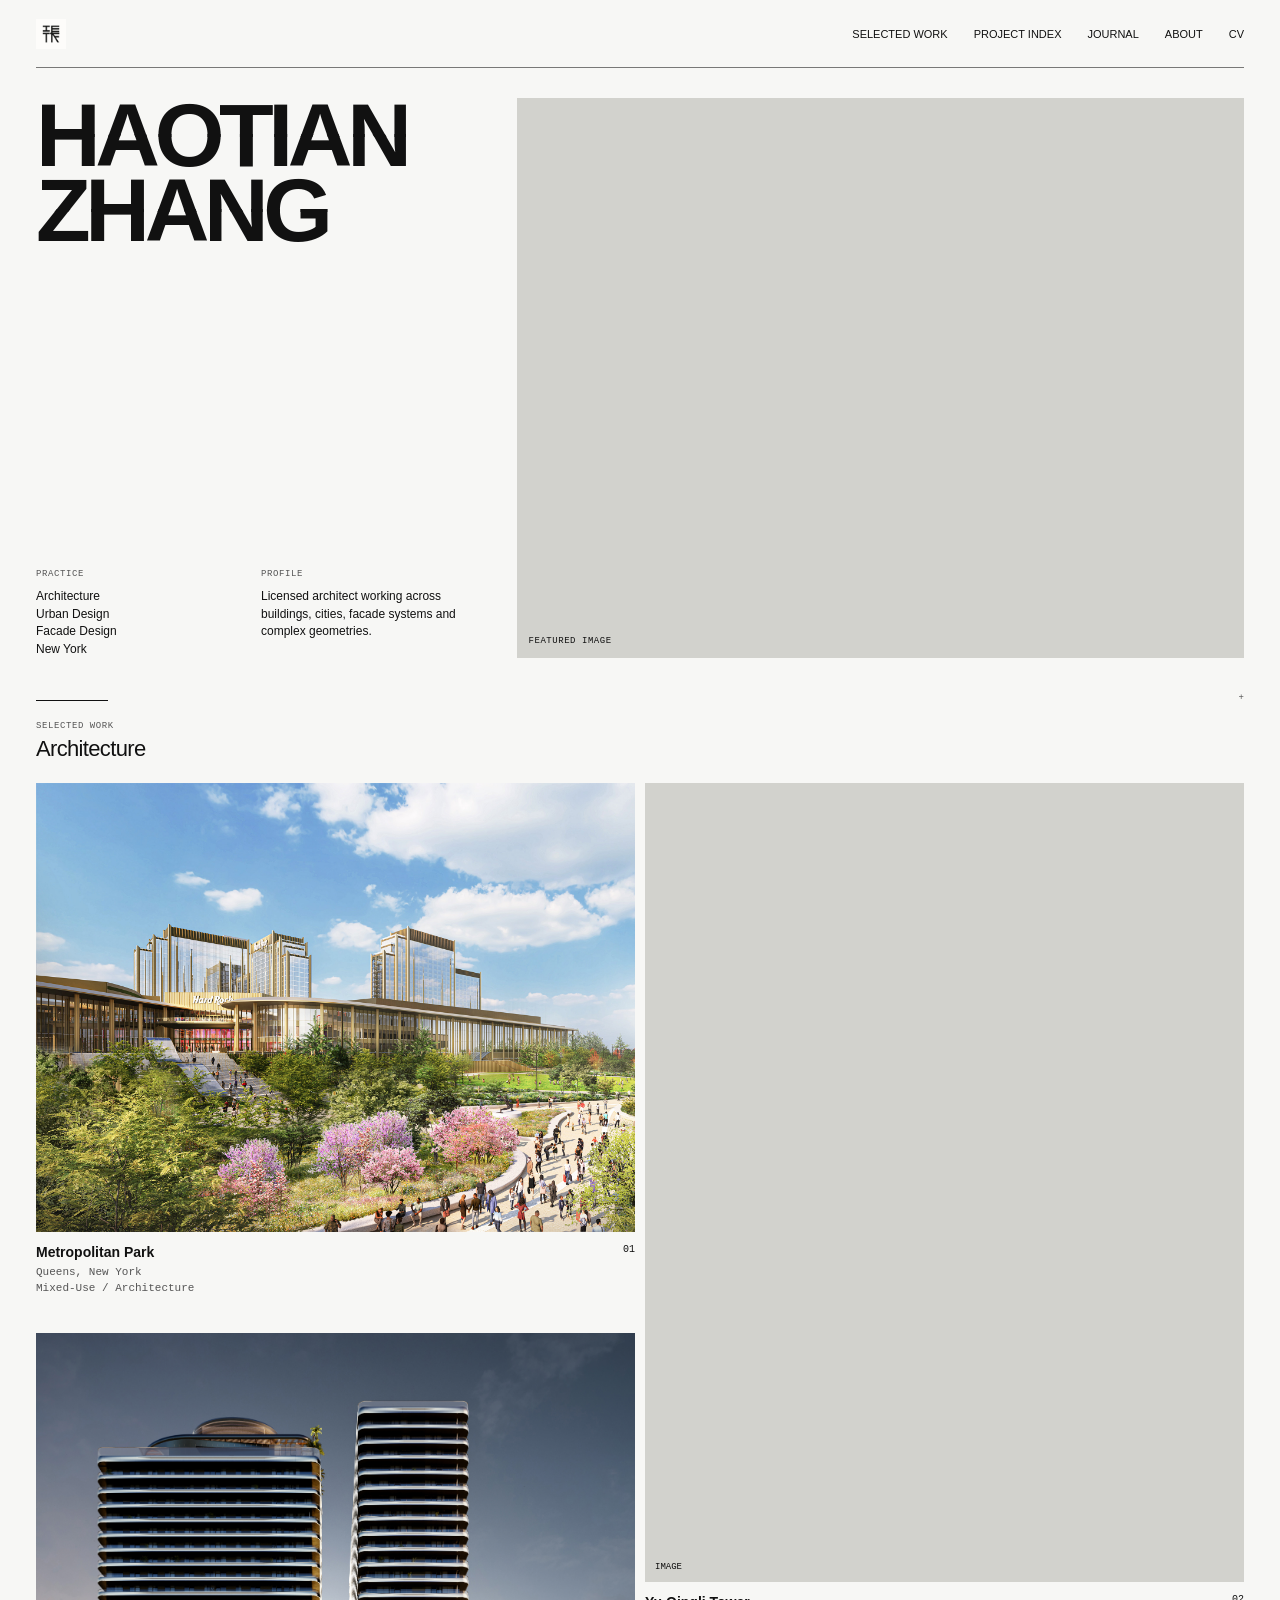
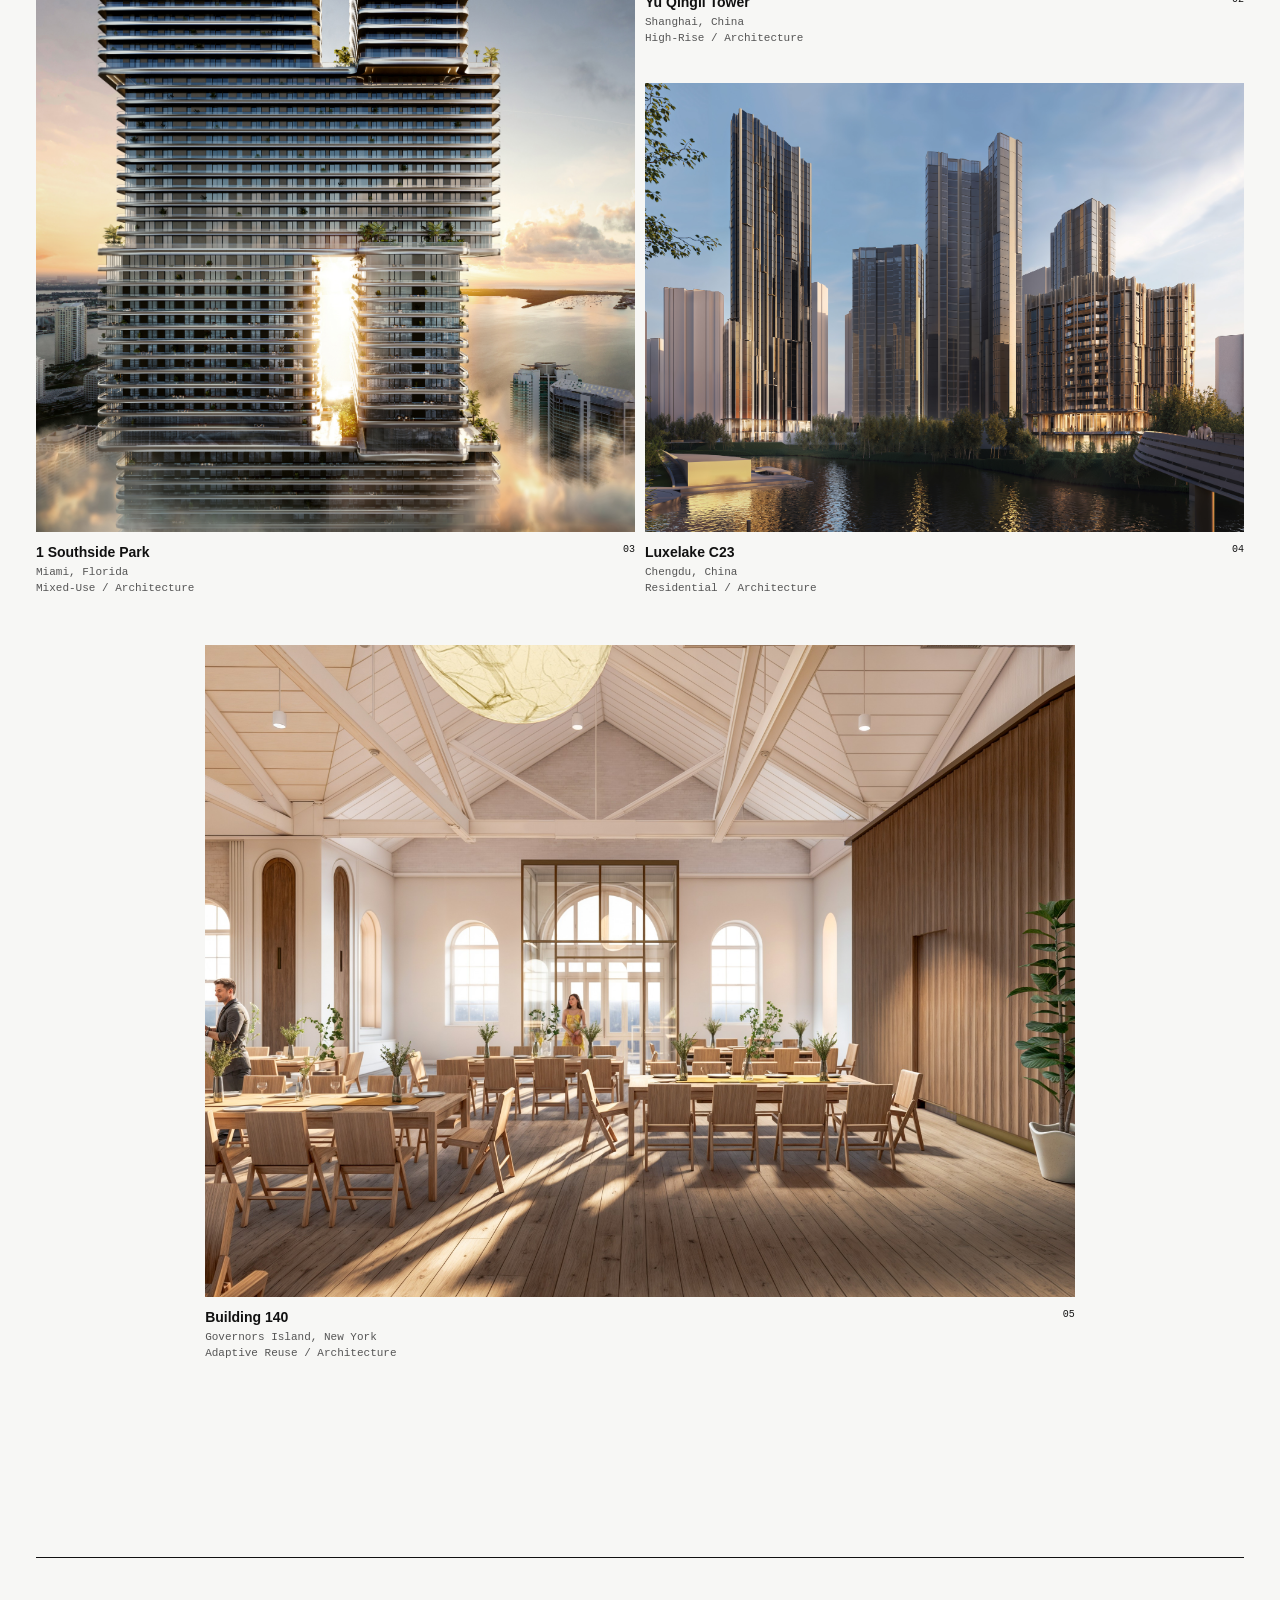
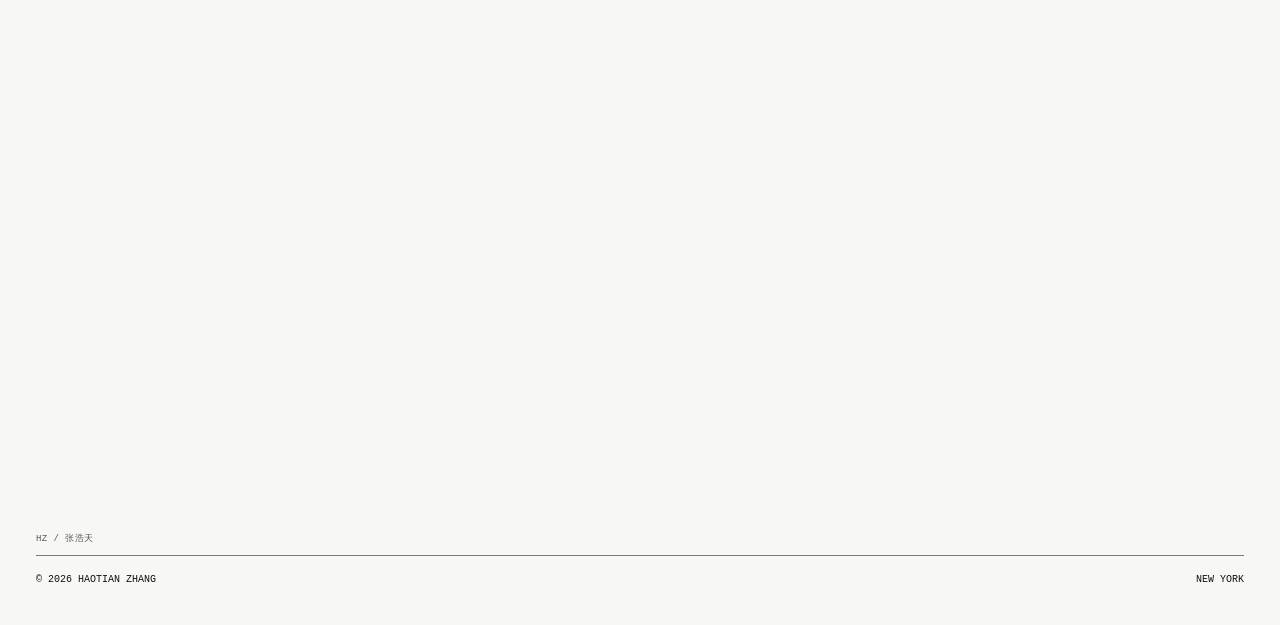
<file: index.html>
<!DOCTYPE html>
<html lang="en">

<head>

  <meta charset="UTF-8">

  <meta name="viewport"
        content="width=device-width, initial-scale=1.0">

  <meta name="description"
        content="Haotian Zhang — New York-based architect and designer.">

  <title>
    Haotian Zhang — Architect / Designer
  </title>

  <link rel="icon"
        type="image/png"
        href="images/favicon/favicon.png">

  <link rel="stylesheet"
        href="style.css">

</head>


<body>

  <div class="page">


    <!-- HEADER -->

    <header class="site-header">

      <a class="site-name"
         href="index.html">
        HAOTIAN ZHANG
      </a>


      <nav class="site-nav">

        <a href="#work">
          SELECTED WORK
        </a>

        <a href="projects.html">
          PROJECT INDEX
        </a>

        <a href="journal.html">
          JOURNAL
        </a>

        <a href="about.html">
          ABOUT
        </a>

        <a href="cv.html">
          CV
        </a>

      </nav>

    </header>



    <main>


      <!-- HERO -->

      <section class="home-hero">


        <div class="home-hero-left">


<h1 class="home-title"
    aria-label="Haotian Zhang">

  <span
    class="home-title-line home-title-line-1"
    data-text="HAOTIAN">
    HAOTIAN
  </span>

  <span
    class="home-title-line home-title-line-2"
    data-text="ZHANG">
    ZHANG
  </span>

</h1>



          <div class="home-hero-info">


            <div>

              <div class="label">
                Practice
              </div>

              <div class="small-text"
                   style="margin-top:8px;">

                Architecture<br>
                Urban Design<br>
                Facade Design<br>
                New York

              </div>

            </div>



            <div>

              <div class="label">
                Profile
              </div>

              <div class="small-text"
                   data-site-profile
                   style="margin-top:8px;">
              </div>

            </div>


          </div>


        </div>



        <div class="home-hero-image">
        </div>


      </section>



      <!-- SELECTED WORK -->

      <section id="work">


        <div class="section-heading">

          <div class="label">
            Selected Work
          </div>

          <div class="section-title">
            Architecture
          </div>

        </div>



        <div class="home-work-layout">


          <div class="home-work-column"
               id="home-work-left">
          </div>


          <div class="home-work-column"
               id="home-work-right">
          </div>


          <div class="home-work-feature-container"
               id="home-work-feature-container">
          </div>


        </div>


      </section>



      <!-- JOURNAL -->

      <section class="home-journal">


        <div class="section-heading">

          <div class="label">
            Journal
          </div>

          <div class="section-title">
            Notes, Images & Observations
          </div>

        </div>



        <div class="home-journal-grid"
             id="home-journal-grid">
        </div>


      </section>



      <!-- ABOUT -->

      <section class="home-about">


        <div class="home-about-title">
          About
        </div>


        <div class="home-about-text"
             data-site-about>
        </div>


      </section>


    </main>



    <!-- FOOTER -->

    <footer class="site-footer">

      <div>
        © 2026 HAOTIAN ZHANG
      </div>

      <div>
        NEW YORK
      </div>

    </footer>


  </div>



  <script src="site-data.js"></script>
  <script src="site.js"></script>

  <script src="work-data.js"></script>
  <script src="work-list.js"></script>

  <script src="journal-data.js"></script>
  <script src="journal-list.js"></script>


</body>

</html>
</file>
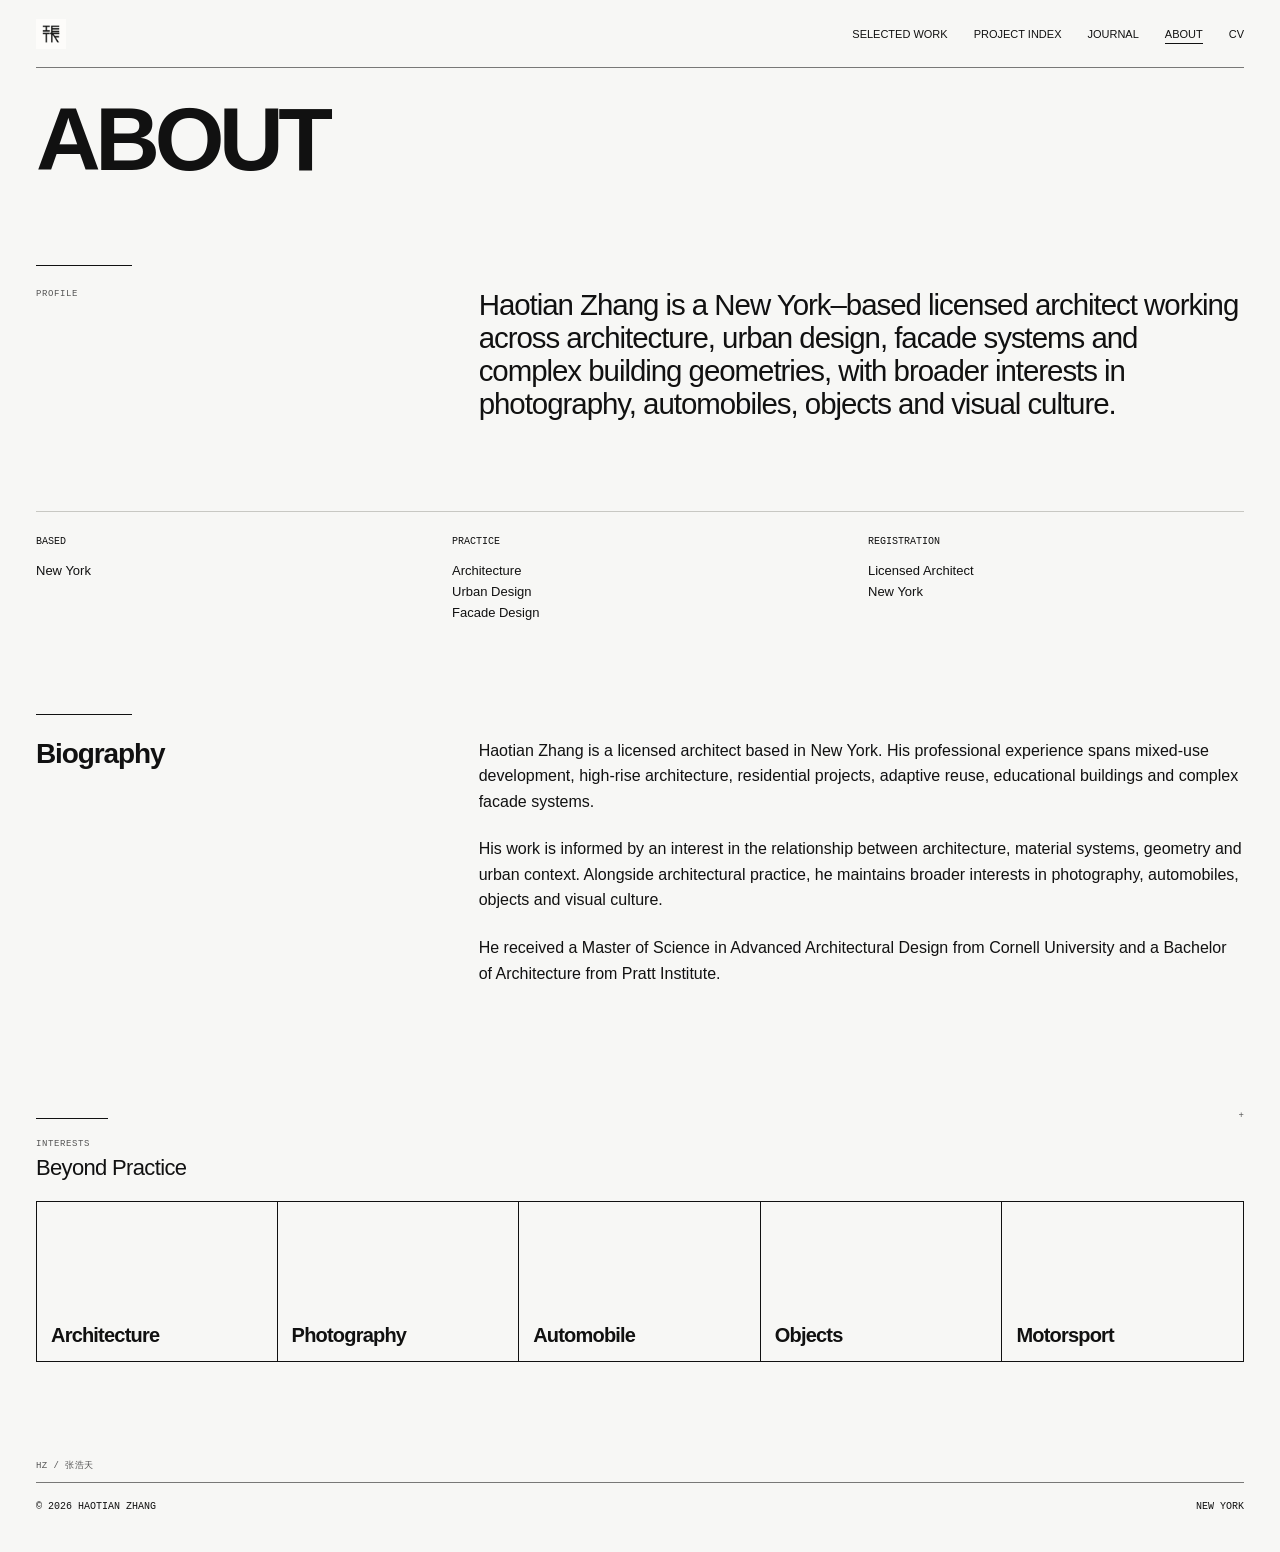
<file: about.html>
<!DOCTYPE html>
<html lang="en">

<head>

  <meta charset="UTF-8">

  <meta name="viewport"
        content="width=device-width, initial-scale=1.0">

  <meta name="description"
        content="About Haotian Zhang — New York-based licensed architect and designer.">

  <title>
    About — Haotian Zhang
  </title>

  <link rel="icon"
        type="image/png"
        href="images/favicon/favicon.png">

  <link rel="stylesheet"
        href="style.css">

</head>


<body>

  <div class="page">


    <!-- HEADER -->

    <header class="site-header">

      <a class="site-name"
         href="index.html">
        HAOTIAN ZHANG
      </a>


      <nav class="site-nav">

        <a href="index.html#work">
          SELECTED WORK
        </a>

        <a href="projects.html">
          PROJECT INDEX
        </a>

        <a href="journal.html">
          JOURNAL
        </a>

        <a href="about.html">
          ABOUT
        </a>

        <a href="cv.html">
          CV
        </a>

      </nav>

    </header>



    <main>


      <!-- TITLE -->

      <section class="page-title">

        <h1>
          About
        </h1>

      </section>



      <!-- INTRO -->

      <section class="about-intro">


        <div class="label">
          Profile
        </div>


        <div class="about-intro-text"
             data-site-about>
        </div>


      </section>



      <!-- DETAILS -->

      <section class="about-details">


        <div>

          <div class="about-detail-title">
            Based
          </div>

          <div class="about-detail-text">
            New York
          </div>

        </div>



        <div>

          <div class="about-detail-title">
            Practice
          </div>

          <div class="about-detail-text">

            Architecture<br>
            Urban Design<br>
            Facade Design

          </div>

        </div>



        <div>

          <div class="about-detail-title">
            Registration
          </div>

          <div class="about-detail-text">
            Licensed Architect<br>
            New York
          </div>

        </div>


      </section>



      <!-- BIO -->

      <section class="about-bio">


        <div class="about-bio-title">
          Biography
        </div>


        <div class="about-bio-text">

          <p>
            Haotian Zhang is a licensed architect based in New York.
            His professional experience spans mixed-use development,
            high-rise architecture, residential projects, adaptive reuse,
            educational buildings and complex facade systems.
          </p>

          <p>
            His work is informed by an interest in the relationship between
            architecture, material systems, geometry and urban context.
            Alongside architectural practice, he maintains broader interests
            in photography, automobiles, objects and visual culture.
          </p>

          <p>
            He received a Master of Science in Advanced Architectural Design
            from Cornell University and a Bachelor of Architecture from
            Pratt Institute.
          </p>

        </div>


      </section>



      <!-- INTERESTS -->

      <section>


        <div class="section-heading">

          <div class="label">
            Interests
          </div>

          <div class="section-title">
            Beyond Practice
          </div>

        </div>



        <div class="about-interests">


          <div class="about-interest">
            Architecture
          </div>


          <div class="about-interest">
            Photography
          </div>


          <div class="about-interest">
            Automobile
          </div>


          <div class="about-interest">
            Objects
          </div>


          <div class="about-interest">
            Motorsport
          </div>


        </div>


      </section>


    </main>



    <!-- FOOTER -->

    <footer class="site-footer">

      <div>
        © 2026 HAOTIAN ZHANG
      </div>

      <div>
        NEW YORK
      </div>

    </footer>


  </div>



  <script src="site-data.js"></script>
  <script src="site.js"></script>


</body>

</html>
</file>
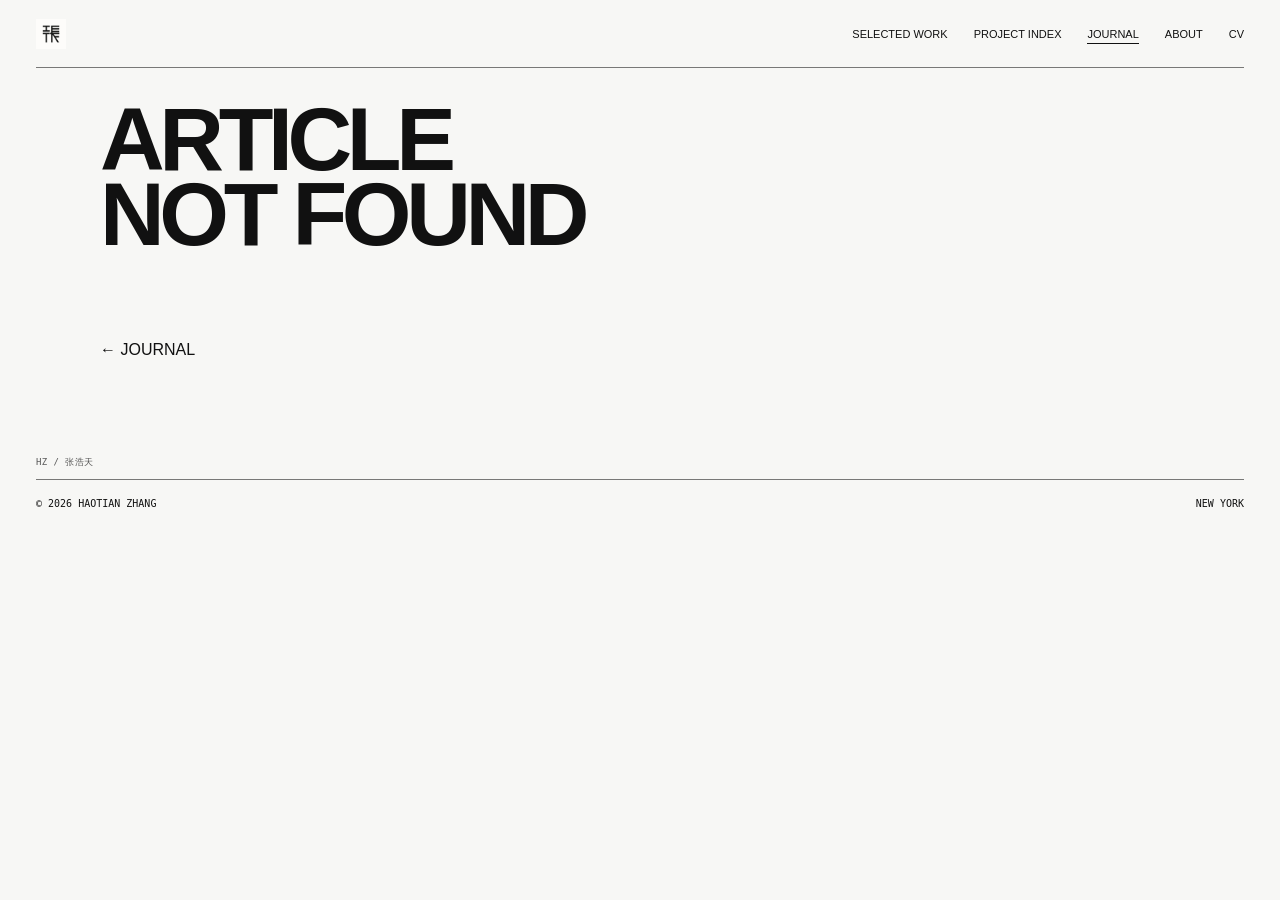
<file: article.html>
<!DOCTYPE html>
<html lang="en">

<head>

  <meta charset="UTF-8">

  <meta name="viewport"
        content="width=device-width, initial-scale=1.0">

  <meta id="article-description"
        name="description"
        content="Journal by Haotian Zhang.">

  <title>
    Journal — Haotian Zhang
  </title>

  <link rel="icon"
        type="image/png"
        href="images/favicon/favicon.png">

  <link rel="stylesheet"
        href="style.css">

</head>


<body>

  <div class="page">


    <!-- HEADER -->

    <header class="site-header">

      <a class="site-name"
         href="index.html">
        HAOTIAN ZHANG
      </a>


      <nav class="site-nav">

        <a href="index.html#work">
          SELECTED WORK
        </a>

        <a href="projects.html">
          PROJECT INDEX
        </a>

        <a href="journal.html">
          JOURNAL
        </a>

        <a href="about.html">
          ABOUT
        </a>

        <a href="cv.html">
          CV
        </a>

      </nav>

    </header>



    <main class="article-page">


      <!-- ARTICLE HEADER -->

      <header class="article-header">


        <div class="article-meta">


          <a id="article-category"
             href="journal.html">
          </a>


          <span id="article-date">
          </span>


        </div>



        <h1 class="article-title"
            id="article-title">
        </h1>


      </header>



      <!-- HERO -->

      <div class="article-hero"
           id="article-hero">
      </div>



      <!-- BODY -->

      <article class="article-body"
               id="article-body">
      </article>



      <!-- END -->

      <div class="article-end">

        <a href="journal.html">
          ← JOURNAL
        </a>

      </div>


    </main>



    <!-- FOOTER -->

    <footer class="site-footer">

      <div>
        © 2026 HAOTIAN ZHANG
      </div>

      <div>
        NEW YORK
      </div>

    </footer>


  </div>



  <script src="site-data.js"></script>
  <script src="site.js"></script>

  <script src="journal-data.js"></script>
  <script src="article.js"></script>


</body>

</html>
</file>
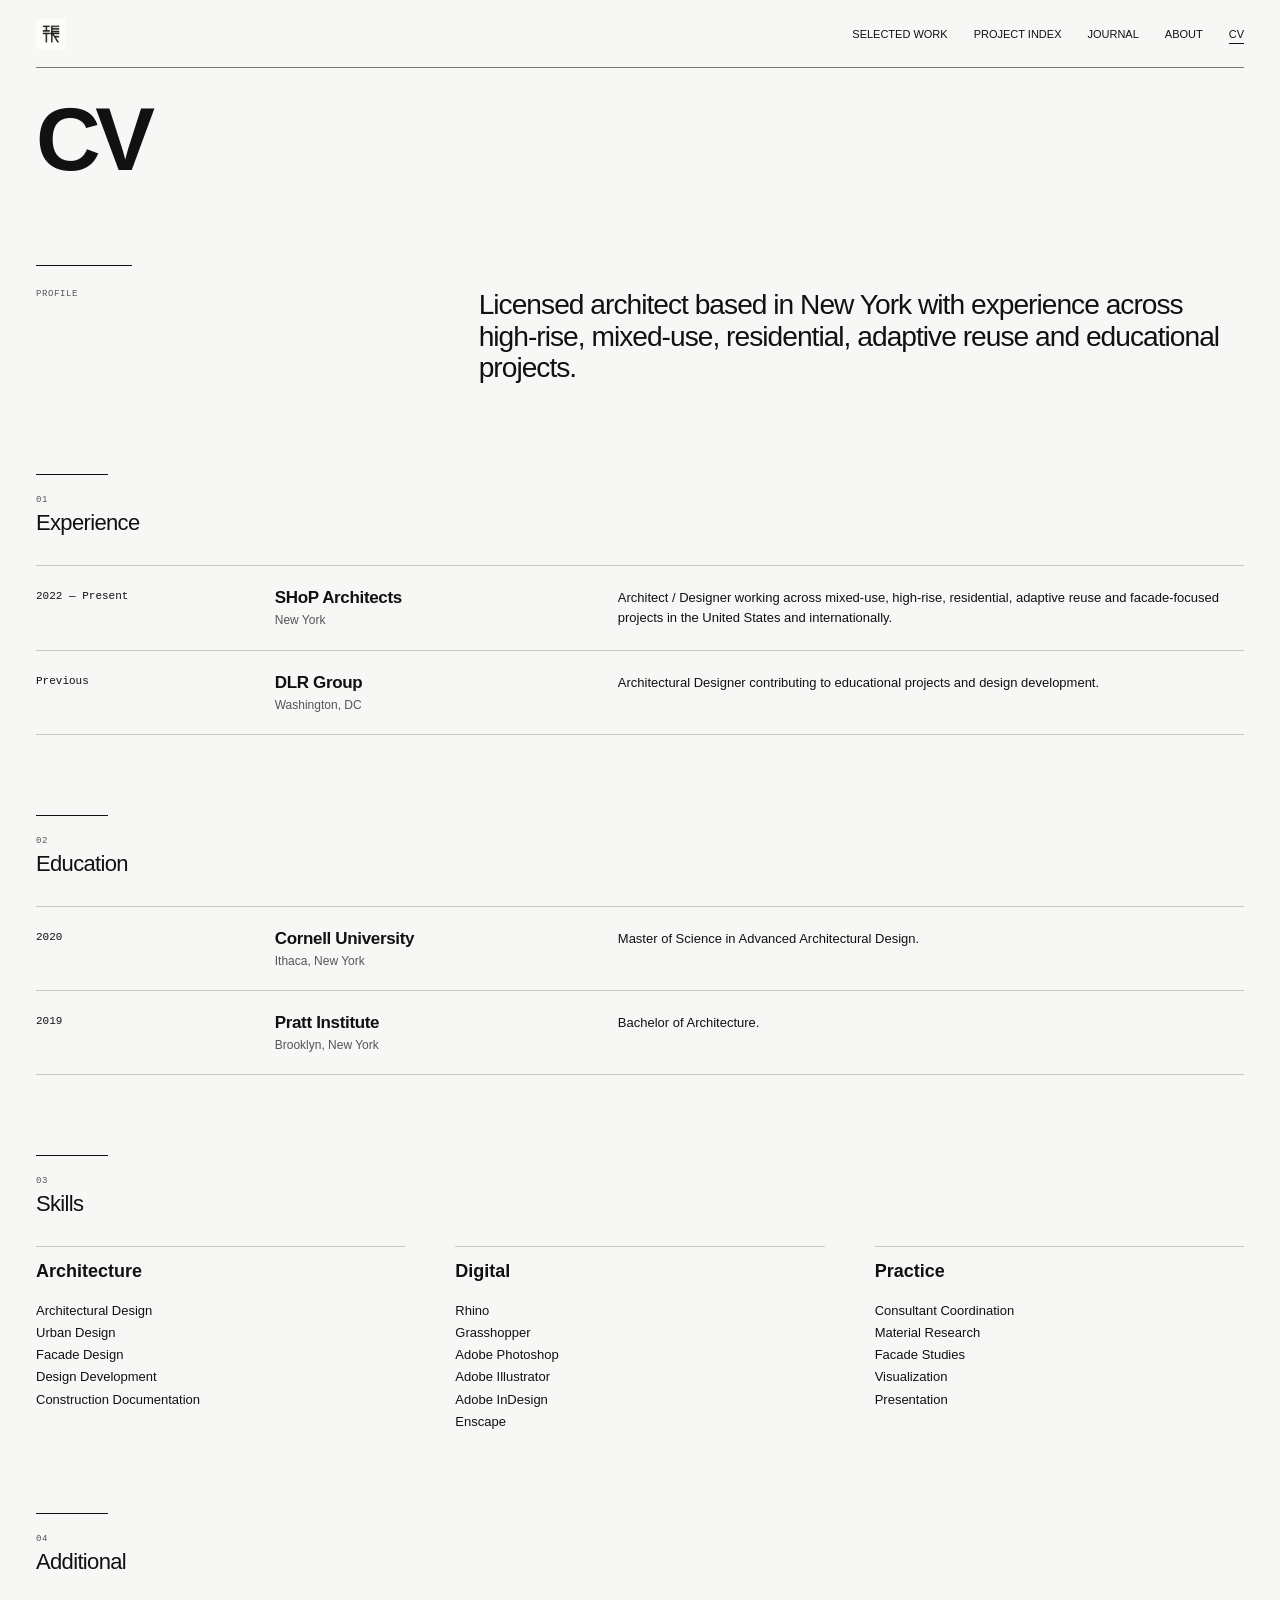
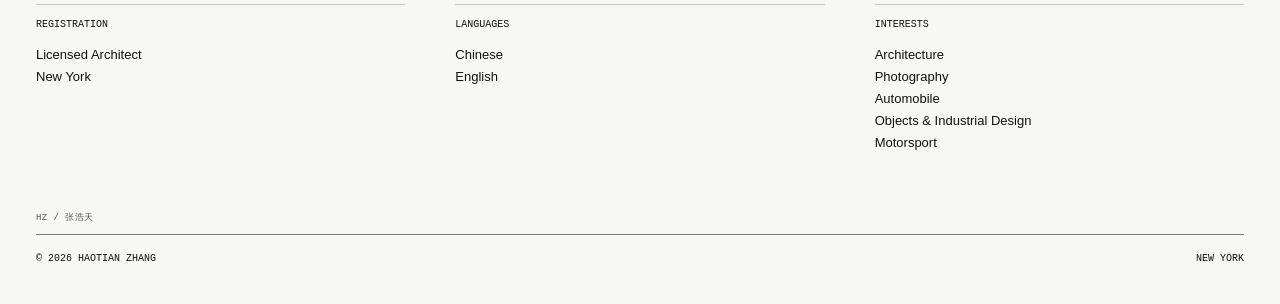
<file: cv.html>
<!DOCTYPE html>
<html lang="en">

<head>

  <meta charset="UTF-8">

  <meta name="viewport"
        content="width=device-width, initial-scale=1.0">

  <meta name="description"
        content="Curriculum vitae of Haotian Zhang — licensed architect based in New York.">

  <title>
    CV — Haotian Zhang
  </title>

  <link rel="icon"
        type="image/png"
        href="images/favicon/favicon.png">

  <link rel="stylesheet"
        href="style.css">

</head>


<body>

  <div class="page">


    <!-- HEADER -->

    <header class="site-header">

      <a class="site-name"
         href="index.html">
        HAOTIAN ZHANG
      </a>


      <nav class="site-nav">

        <a href="index.html#work">
          SELECTED WORK
        </a>

        <a href="projects.html">
          PROJECT INDEX
        </a>

        <a href="journal.html">
          JOURNAL
        </a>

        <a href="about.html">
          ABOUT
        </a>

        <a href="cv.html">
          CV
        </a>

      </nav>

    </header>



    <main>


      <!-- TITLE -->

      <section class="page-title">

        <h1>
          CV
        </h1>

      </section>



      <!-- INTRO -->

      <section class="cv-intro">


        <div class="label">
          Profile
        </div>


        <div class="cv-intro-text">

          Licensed architect based in New York with experience across
          high-rise, mixed-use, residential, adaptive reuse and
          educational projects.

        </div>


      </section>



      <!-- EXPERIENCE -->

      <section class="cv-section">


        <div class="cv-section-heading">

          <div class="label">
            01
          </div>

          <div class="cv-section-title">
            Experience
          </div>

        </div>



        <div class="cv-entry">


          <div class="cv-date">
            2022 — Present
          </div>


          <div>

            <div class="cv-entry-title">
              SHoP Architects
            </div>

            <div class="cv-entry-subtitle">
              New York
            </div>

          </div>


          <div class="cv-entry-description">

            Architect / Designer working across mixed-use,
            high-rise, residential, adaptive reuse and facade-focused
            projects in the United States and internationally.

          </div>


        </div>



        <div class="cv-entry">


          <div class="cv-date">
            Previous
          </div>


          <div>

            <div class="cv-entry-title">
              DLR Group
            </div>

            <div class="cv-entry-subtitle">
              Washington, DC
            </div>

          </div>


          <div class="cv-entry-description">

            Architectural Designer contributing to educational
            projects and design development.

          </div>


        </div>


      </section>



      <!-- EDUCATION -->

      <section class="cv-section">


        <div class="cv-section-heading">

          <div class="label">
            02
          </div>

          <div class="cv-section-title">
            Education
          </div>

        </div>



        <div class="cv-entry">


          <div class="cv-date">
            2020
          </div>


          <div>

            <div class="cv-entry-title">
              Cornell University
            </div>

            <div class="cv-entry-subtitle">
              Ithaca, New York
            </div>

          </div>


          <div class="cv-entry-description">

            Master of Science in Advanced Architectural Design.

          </div>


        </div>



        <div class="cv-entry">


          <div class="cv-date">
            2019
          </div>


          <div>

            <div class="cv-entry-title">
              Pratt Institute
            </div>

            <div class="cv-entry-subtitle">
              Brooklyn, New York
            </div>

          </div>


          <div class="cv-entry-description">

            Bachelor of Architecture.

          </div>


        </div>


      </section>



      <!-- SKILLS -->

      <section class="cv-section">


        <div class="cv-section-heading">

          <div class="label">
            03
          </div>

          <div class="cv-section-title">
            Skills
          </div>

        </div>



        <div class="cv-skills-grid">


          <div class="cv-block">

            <div class="cv-block-title">
              Architecture
            </div>

            <div class="cv-list">

              Architectural Design<br>
              Urban Design<br>
              Facade Design<br>
              Design Development<br>
              Construction Documentation

            </div>

          </div>



          <div class="cv-block">

            <div class="cv-block-title">
              Digital
            </div>

            <div class="cv-list">

              Rhino<br>
              Grasshopper<br>
              Adobe Photoshop<br>
              Adobe Illustrator<br>
              Adobe InDesign<br>
              Enscape

            </div>

          </div>



          <div class="cv-block">

            <div class="cv-block-title">
              Practice
            </div>

            <div class="cv-list">

              Consultant Coordination<br>
              Material Research<br>
              Facade Studies<br>
              Visualization<br>
              Presentation

            </div>

          </div>


        </div>


      </section>



      <!-- ADDITIONAL -->

      <section class="cv-section">


        <div class="cv-section-heading">

          <div class="label">
            04
          </div>

          <div class="cv-section-title">
            Additional
          </div>

        </div>



        <div class="cv-additional-grid">


          <div class="cv-block">

            <div class="cv-small-title">
              Registration
            </div>

            <div class="cv-list">
              Licensed Architect<br>
              New York
            </div>

          </div>



          <div class="cv-block">

            <div class="cv-small-title">
              Languages
            </div>

            <div class="cv-list">
              Chinese<br>
              English
            </div>

          </div>



          <div class="cv-block">

            <div class="cv-small-title">
              Interests
            </div>

            <div class="cv-list">

              Architecture<br>
              Photography<br>
              Automobile<br>
              Objects & Industrial Design<br>
              Motorsport

            </div>

          </div>


        </div>


      </section>


    </main>



    <!-- FOOTER -->

    <footer class="site-footer">

      <div>
        © 2026 HAOTIAN ZHANG
      </div>

      <div>
        NEW YORK
      </div>

    </footer>


  </div>



  <script src="site-data.js"></script>
  <script src="site.js"></script>


</body>

</html>
</file>
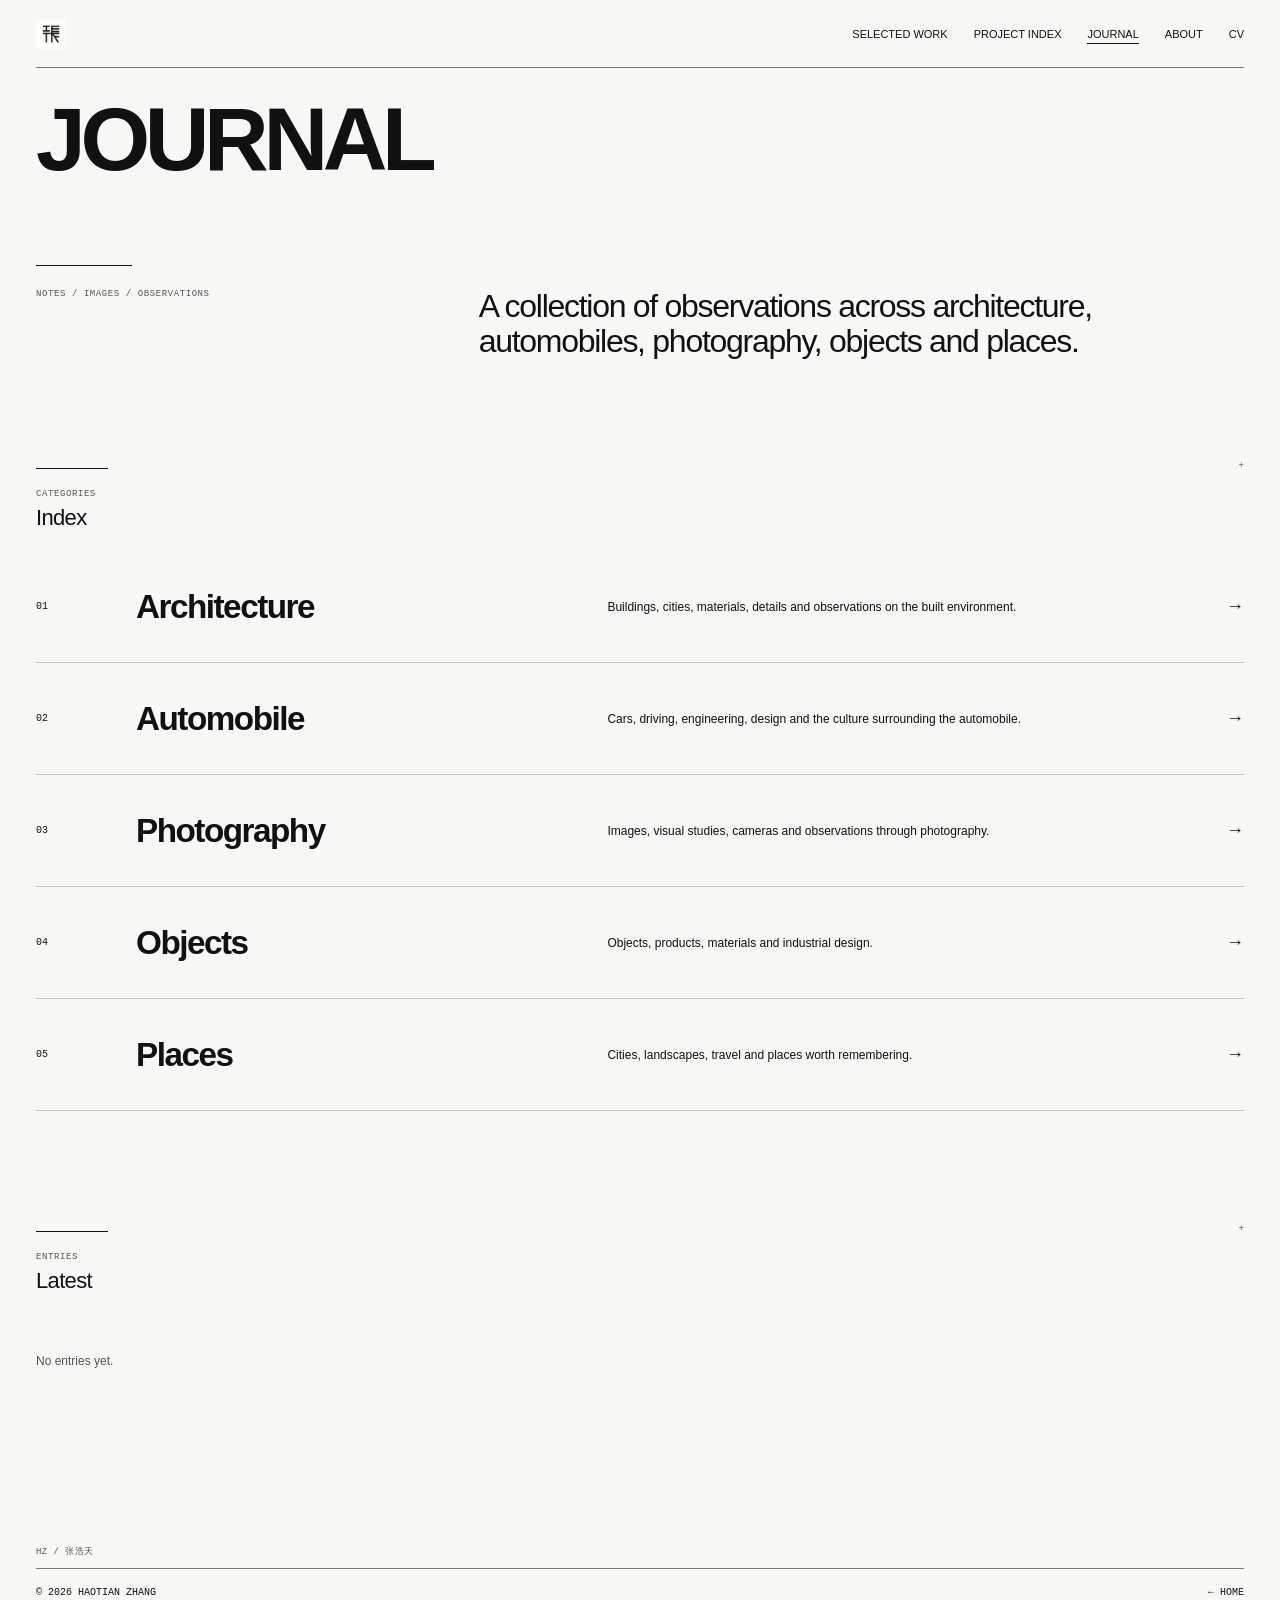
<file: journal.html>
<!DOCTYPE html>
<html lang="en">

<head>

  <meta charset="UTF-8">

  <meta name="viewport"
        content="width=device-width, initial-scale=1.0">

  <meta name="description"
        content="Journal by Haotian Zhang — architecture, automobiles, photography, objects and places.">

  <title>
    Journal — Haotian Zhang
  </title>

  <link rel="icon"
        type="image/png"
        href="images/favicon/favicon.png">

  <link rel="stylesheet"
        href="style.css">

</head>


<body>

  <div class="page">


    <!-- HEADER -->

    <header class="site-header">

      <a class="site-name"
         href="index.html">
        HAOTIAN ZHANG
      </a>


      <nav class="site-nav">

        <a href="index.html#work">
          SELECTED WORK
        </a>

        <a href="projects.html">
          PROJECT INDEX
        </a>

        <a href="journal.html">
          JOURNAL
        </a>

        <a href="about.html">
          ABOUT
        </a>

        <a href="cv.html">
          CV
        </a>

      </nav>

    </header>



    <main>


      <!-- TITLE -->

      <section class="page-title">

        <h1>
          Journal
        </h1>

      </section>



      <!-- INTRO -->

      <section class="journal-intro">


        <div class="label">
          Notes / Images / Observations
        </div>


        <div class="journal-intro-text">

          A collection of observations across architecture,
          automobiles, photography, objects and places.

        </div>


      </section>



      <!-- CATEGORIES -->

      <section>


        <div class="section-heading">

          <div class="label">
            Categories
          </div>

          <div class="section-title">
            Index
          </div>

        </div>



        <div class="journal-categories"
             id="journal-category-list">
        </div>


      </section>



      <!-- ARTICLES -->

      <section class="journal-latest">


        <div class="section-heading">

          <div class="label">
            Entries
          </div>

          <div class="section-title"
               id="journal-post-heading">
            Latest
          </div>

        </div>



        <div class="journal-post-grid"
             id="journal-post-list">
        </div>


      </section>


    </main>



    <!-- FOOTER -->

    <footer class="site-footer">

      <div>
        © 2026 HAOTIAN ZHANG
      </div>

      <a href="index.html">
        ← HOME
      </a>

    </footer>


  </div>



  <script src="site-data.js"></script>
  <script src="site.js"></script>

  <script src="journal-data.js"></script>
  <script src="journal-list.js"></script>


</body>

</html>
</file>
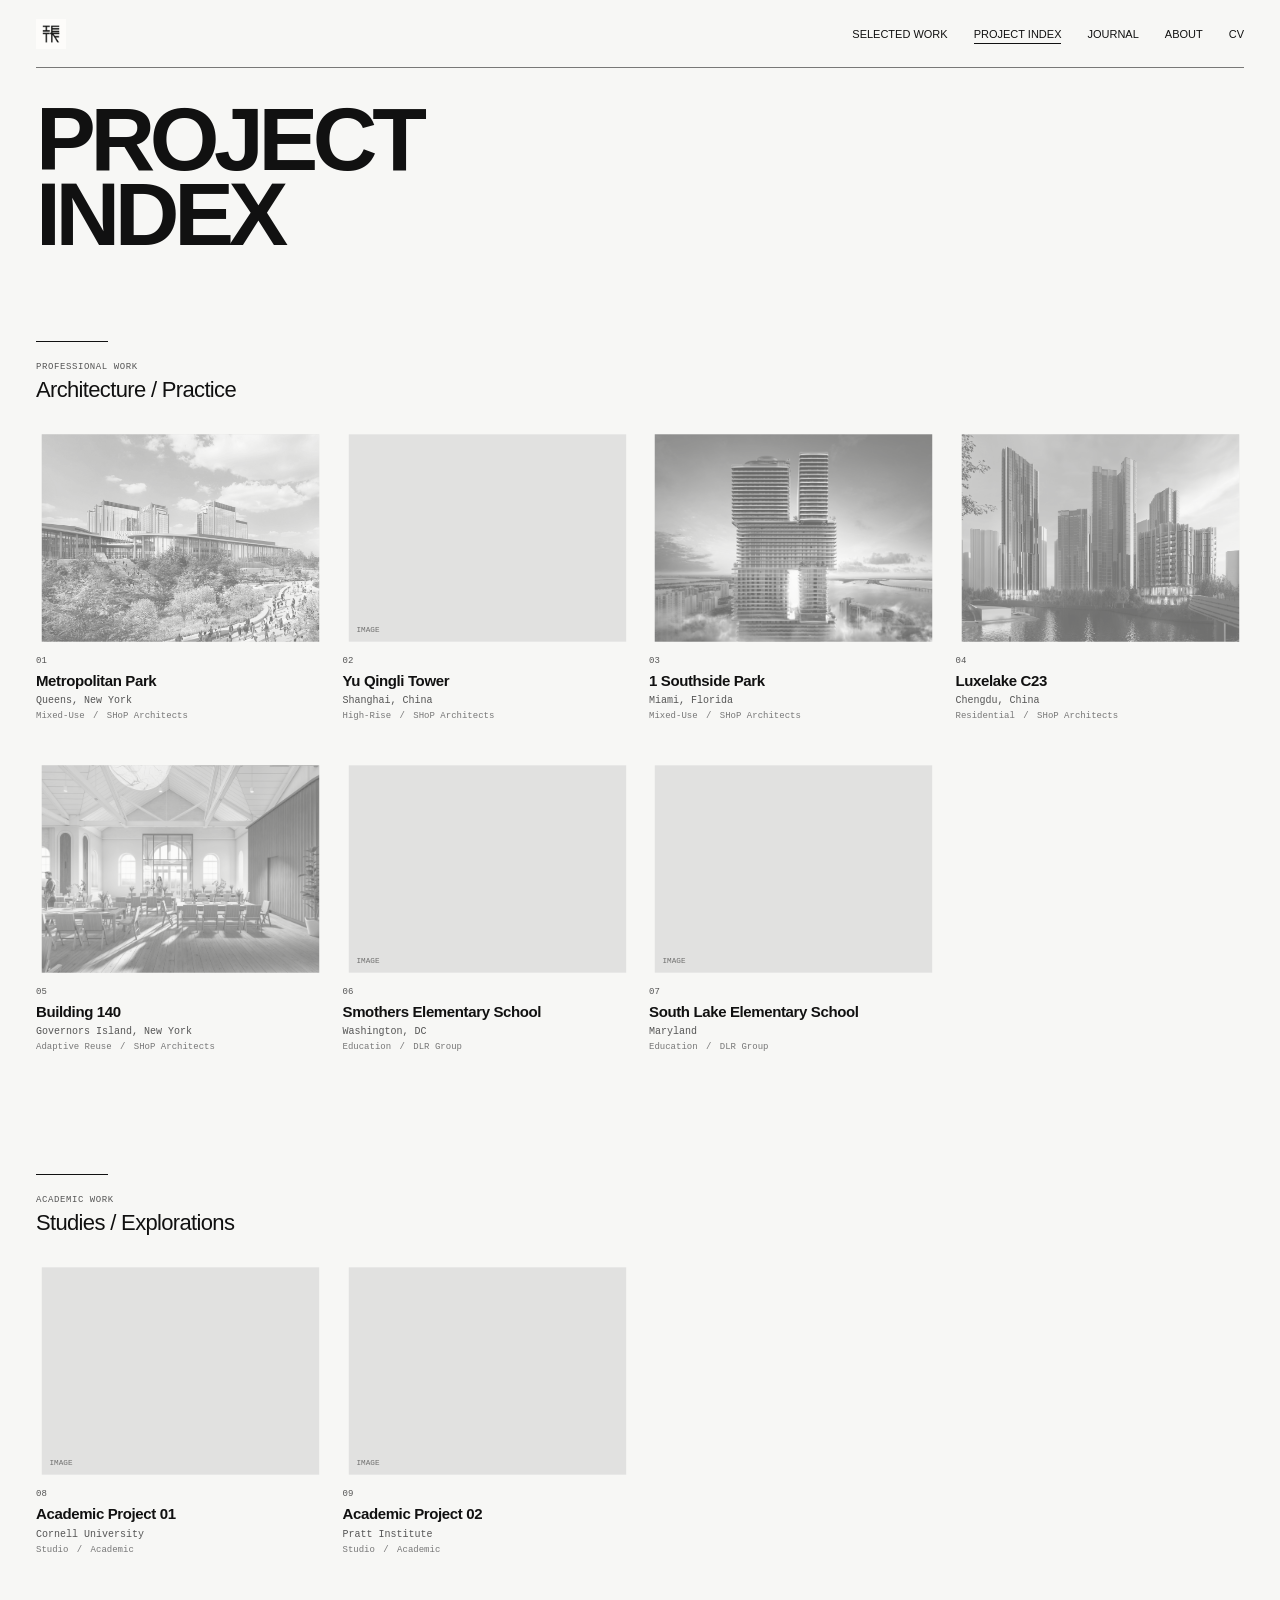
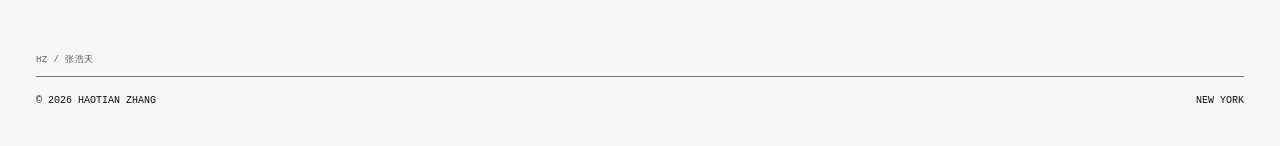
<file: projects.html>
<!DOCTYPE html>
<html lang="en">

<head>

  <meta charset="UTF-8">

  <meta name="viewport"
        content="width=device-width, initial-scale=1.0">

  <meta name="description"
        content="Project Index — selected professional and academic work by Haotian Zhang.">

  <title>
    Project Index — Haotian Zhang
  </title>

  <link rel="icon"
        type="image/png"
        href="images/favicon/favicon.png">

  <link rel="stylesheet"
        href="style.css">

</head>


<body>

  <div class="page">


    <!-- HEADER -->

    <header class="site-header">

      <a class="site-name"
         href="index.html">
        HAOTIAN ZHANG
      </a>


      <nav class="site-nav">

        <a href="index.html#work">
          SELECTED WORK
        </a>

        <a href="projects.html">
          PROJECT INDEX
        </a>

        <a href="journal.html">
          JOURNAL
        </a>

        <a href="about.html">
          ABOUT
        </a>

        <a href="cv.html">
          CV
        </a>

      </nav>

    </header>



    <main>


      <!-- PAGE TITLE -->

      <section class="page-title">

        <h1>
          PROJECT<br>
          INDEX
        </h1>

      </section>



      <!-- PROFESSIONAL -->

      <section class="project-strip-section">

        <div class="project-strip-section-head">

          <div class="label">
            PROFESSIONAL WORK
          </div>

          <h2 class="project-strip-section-title">
            Architecture / Practice
          </h2>

        </div>


        <div class="project-strip-grid"
             id="professional-work-list">
        </div>

      </section>



      <!-- ACADEMIC -->

      <section class="project-strip-section">

        <div class="project-strip-section-head">

          <div class="label">
            ACADEMIC WORK
          </div>

          <h2 class="project-strip-section-title">
            Studies / Explorations
          </h2>

        </div>


        <div class="project-strip-grid"
             id="academic-work-list">
        </div>

      </section>


    </main>



    <footer class="site-footer">

      <div>
        © 2026 HAOTIAN ZHANG
      </div>

      <div>
        NEW YORK
      </div>

    </footer>


  </div>



  <script src="site-data.js"></script>
  <script src="site.js"></script>

  <script src="work-data.js"></script>
  <script src="work-list.js"></script>


</body>

</html>
</file>
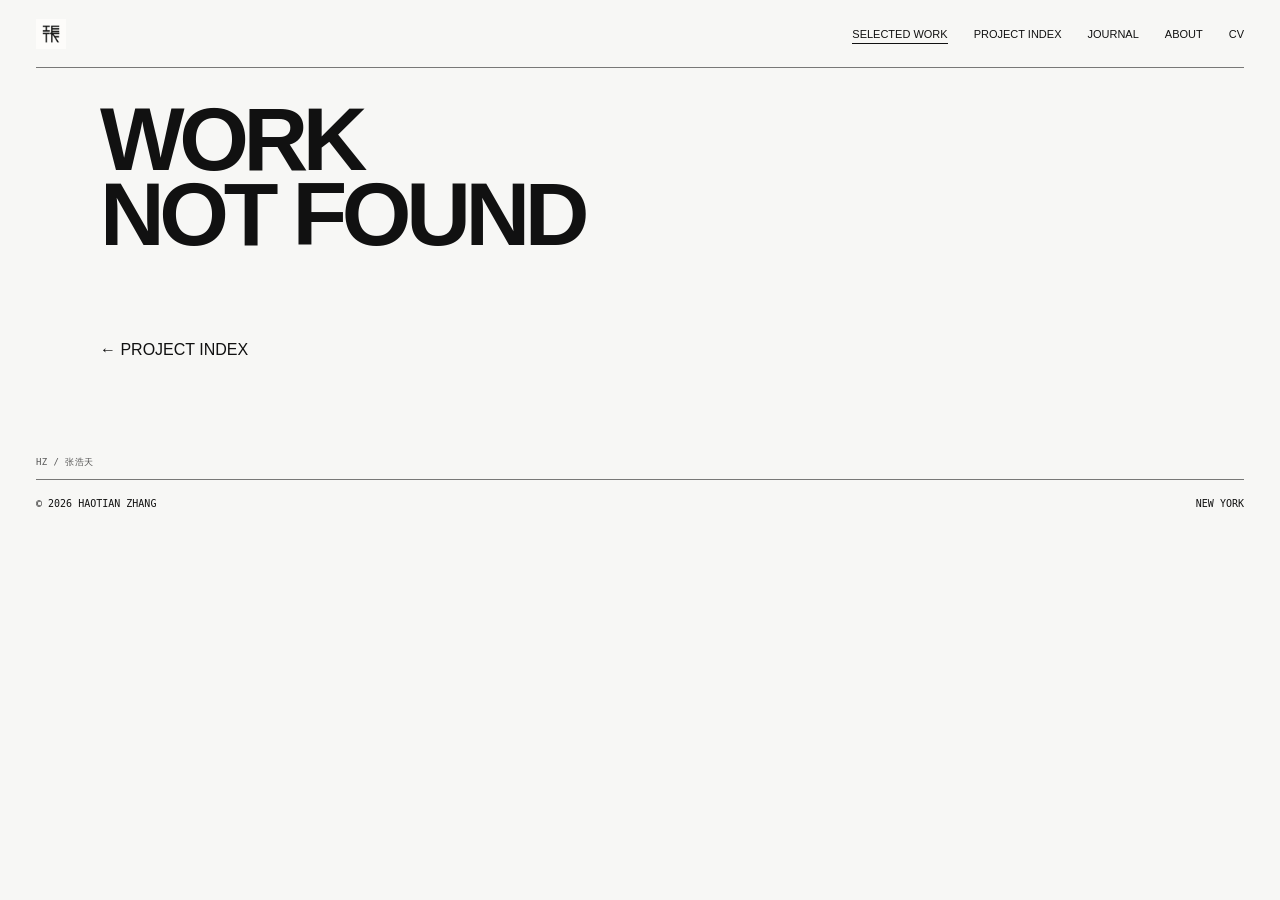
<file: work.html>
<!DOCTYPE html>
<html lang="en">

<head>

  <meta charset="UTF-8">

  <meta name="viewport"
        content="width=device-width, initial-scale=1.0">

  <meta id="page-description"
        name="description"
        content="Selected architectural work by Haotian Zhang.">

  <title>
    Selected Work — Haotian Zhang
  </title>

  <link rel="icon"
        type="image/png"
        href="images/favicon/favicon.png">

  <link rel="stylesheet"
        href="style.css">

</head>


<body>

  <div class="page">


    <!-- HEADER -->

    <header class="site-header">

      <a class="site-name"
         href="index.html">
        HAOTIAN ZHANG
      </a>


      <nav class="site-nav">

        <a href="index.html#work">
          SELECTED WORK
        </a>

        <a href="projects.html">
          PROJECT INDEX
        </a>

        <a href="journal.html">
          JOURNAL
        </a>

        <a href="about.html">
          ABOUT
        </a>

        <a href="cv.html">
          CV
        </a>

      </nav>

    </header>



    <main class="project-page">


      <!-- TITLE -->

      <section class="project-detail-header">

        <div class="project-detail-kicker"
             id="work-kicker">
        </div>

        <h1 class="project-detail-title"
            id="work-title">
        </h1>

      </section>



      <!-- HERO + INFORMATION -->

      <section class="project-hero-layout">


        <div class="project-hero-image"
             id="work-hero">
        </div>



        <aside class="project-sidebar">


          <div class="project-sidebar-group">

            <div class="project-sidebar-label">
              Location
            </div>

            <div class="project-sidebar-value"
                 id="work-location">
            </div>

          </div>



          <div class="project-sidebar-group">

            <div class="project-sidebar-label">
              Typology
            </div>

            <div class="project-sidebar-value"
                 id="work-typology">
            </div>

          </div>



          <div class="project-sidebar-group">

            <div class="project-sidebar-label">
              Office
            </div>

            <div class="project-sidebar-value"
                 id="work-office">
            </div>

          </div>



          <div class="project-sidebar-group">

            <div class="project-sidebar-label">
              Role
            </div>

            <div class="project-sidebar-value"
                 id="work-role">
            </div>

          </div>



          <div class="project-sidebar-group">

            <div class="project-sidebar-label">
              Year
            </div>

            <div class="project-sidebar-value"
                 id="work-year">
            </div>

          </div>



          <div class="project-sidebar-group">

            <div class="project-sidebar-label">
              Status
            </div>

            <div class="project-sidebar-value"
                 id="work-status">
            </div>

          </div>


        </aside>


      </section>



      <!-- DESCRIPTION -->

      <section class="project-copy-section">


        <div class="project-copy-label">
          Project
        </div>


        <div class="project-copy"
             id="work-copy">
        </div>


      </section>



      <!-- GALLERY -->

      <section class="project-gallery"
               id="work-gallery">
      </section>



      <!-- NAVIGATION -->

      <section class="project-end">


        <div id="work-previous">
        </div>


        <div class="project-end-next"
             id="work-next">
        </div>


      </section>


    </main>



    <!-- FOOTER -->

    <footer class="site-footer">

      <div>
        © 2026 HAOTIAN ZHANG
      </div>

      <div>
        NEW YORK
      </div>

    </footer>


  </div>



  <script src="site-data.js"></script>
  <script src="site.js"></script>

  <script src="work-data.js"></script>
  <script src="work.js"></script>


</body>

</html>
</file>
<file: style.css>
/* =========================================================
   HAOTIAN ZHANG — GLOBAL DESIGN SYSTEM
   ========================================================= */


/* =========================================================
   01 — DESIGN TOKENS
   ========================================================= */

:root {

  --color-bg: #f7f7f5;
  --color-text: #111111;
  --color-muted: #555555;
  --color-line: #c8c8c3;
  --color-placeholder: #d2d2cd;

  --page-max: 1560px;
  --page-padding: 36px;

  --project-page-max: 1080px;
  --project-column-width: 74%;

  --font-display:
    "Helvetica Neue",
    Helvetica,
    Arial,
    sans-serif;

  --font-body:
    "Helvetica Neue",
    Helvetica,
    Arial,
    sans-serif;

  --font-technical:
    Consolas,
    "SFMono-Regular",
    "SF Mono",
    Menlo,
    Monaco,
    monospace;

  --transition-fast:
    0.2s ease;

  --transition-medium:
    0.35s ease;

}


/* =========================================================
   02 — RESET / GLOBAL
   ========================================================= */

* {
  margin: 0;
  padding: 0;
  box-sizing: border-box;
}


html {
  scroll-behavior: smooth;
}


body {
  background:
    var(--color-bg);

  color:
    var(--color-text);

  font-family:
    var(--font-body);

  -webkit-font-smoothing:
    antialiased;

  text-rendering:
    optimizeLegibility;
}


a {
  color: inherit;
  text-decoration: none;
}


button {
  color: inherit;
  font: inherit;
}


img {
  display: block;
  width: 100%;
}


.page {
  width: 100%;

  max-width:
    var(--page-max);

  margin:
    0 auto;

  padding:
    0 var(--page-padding);
}


.label {
  font-family:
    var(--font-technical);

  font-size: 9px;

  line-height: 1.25;

  letter-spacing: 0.065em;

  text-transform: uppercase;

  color:
    var(--color-muted);
}


.small-text {
  font-size: 12px;
  line-height: 1.45;
}


.page-title {
  padding:
    34px 0 88px;
}


.page-title h1 {
  font-family:
    var(--font-display);

  font-size:
    clamp(
      62px,
      7vw,
      118px
    );

  line-height: 0.84;

  letter-spacing:
    -0.06em;

  text-transform:
    uppercase;

  font-weight: 700;
}


/* =========================================================
   SECTION HEADER SYSTEM
   ========================================================= */

.section-heading {
  position: relative;

  display: flex;

  flex-direction:
    column;

  align-items:
    flex-start;

  gap: 5px;

  padding:
    21px 0 22px;
}


.section-heading::before {
  content: "";

  position: absolute;

  top: 0;
  left: 0;

  width: 72px;
  height: 1px;

  background:
    var(--color-text);
}


.section-heading::after {
  content: "+";

  position: absolute;

  top: -7px;
  right: 0;

  font-family:
    var(--font-technical);

  font-size: 9px;

  color:
    var(--color-muted);
}


.section-title {
  max-width: 760px;

  font-family:
    var(--font-display);

  font-size: 22px;

  line-height: 1.08;

  font-weight: 500;

  letter-spacing:
    -0.03em;
}


/* =========================================================
   03 — HEADER / NAV
   ========================================================= */

.site-header {
  min-height: 68px;

  display: grid;

  grid-template-columns:
    1fr auto;

  align-items: center;

  border-bottom:
    1px solid
    rgba(
      17,
      17,
      17,
      0.55
    );
}


/* LOGO */

.site-name {
  width: 30px;
  height: 30px;

  display: inline-flex;

  align-items: center;
  justify-content: center;

  flex-shrink: 0;
}


.site-logo-image {
  width: 100%;
  height: 100%;

  display: block;

  object-fit: contain;

  transition:
    transform .25s ease,
    opacity .25s ease;
}


.site-name:hover
.site-logo-image {
  transform:
    rotate(-4deg)
    scale(1.06);

  opacity: .78;
}


/* NAV */

.site-nav {
  display: flex;

  gap: 26px;

  font-size: 11px;
}


.site-nav a {
  position: relative;

  transition:
    opacity
    var(--transition-fast);
}


.site-nav a::after {
  content: "";

  position: absolute;

  left: 0;
  bottom: -4px;

  width: 0;
  height: 1px;

  background:
    var(--color-text);

  transition:
    width
    var(--transition-fast);
}


.site-nav a:hover::after,
.site-nav a.active::after {
  width: 100%;
}


.site-nav:hover a {
  opacity: 0.42;
}


.site-nav a:hover,
.site-nav a.active {
  opacity: 1;
}


/* =========================================================
   04 — FOOTER
   ========================================================= */

.site-footer {
  position: relative;

  display: flex;

  justify-content:
    space-between;

  align-items:
    flex-start;

  gap: 24px;

  padding:
    18px 0 40px;

  border-top:
    1px solid
    rgba(
      17,
      17,
      17,
      0.55
    );

  font-family:
    var(--font-technical);

  font-size: 10px;
}


.site-footer::before {
  content:
    "HZ / 张浩天";

  position: absolute;

  left: 0;
  top: -24px;

  font-size: 9px;

  letter-spacing:
    0.05em;

  color:
    var(--color-muted);
}


/* =========================================================
   05 — HOME HERO
   ========================================================= */

.home-hero {
  min-height: 68vh;

  display: grid;

  grid-template-columns:
    4.5fr 7.5fr;

  gap: 44px;

  padding:
    30px 0 42px;
}


.home-hero-left {
  display: flex;

  flex-direction: column;

  justify-content:
    space-between;
}


/* =========================================================
   HOME TITLE — SECTION CUT TYPOGRAPHY
   ========================================================= */

.home-title {
  position: relative;

  font-family:
    var(--font-display);

  font-size:
    clamp(
      62px,
      7vw,
      118px
    );

  line-height: 0.84;

  font-weight: 700;

  letter-spacing:
    -0.06em;

  text-transform:
    uppercase;

  cursor: default;
}


/* ---------------------------------------------------------
   TITLE LINE
   --------------------------------------------------------- */

.home-title-line {
  display: block;

  width: fit-content;

  position: relative;

  color: transparent;

  white-space: nowrap;

  transition:
    letter-spacing
    .42s
    cubic-bezier(
      .2,
      .75,
      .2,
      1
    );
}


/* ---------------------------------------------------------
   TWO VISIBLE SLICES
   --------------------------------------------------------- */

.home-title-line::before,
.home-title-line::after {
  content:
    attr(data-text);

  position: absolute;

  inset: 0;

  color:
    var(--color-text);

  pointer-events: none;

  will-change:
    transform;

  transition:
    transform
    .42s
    cubic-bezier(
      .2,
      .75,
      .2,
      1
    );
}


/* TOP HALF */

.home-title-line::before {
  clip-path:
    polygon(
      0 0,
      100% 0,
      100% 51%,
      0 51%
    );
}


/* BOTTOM HALF */

.home-title-line::after {
  clip-path:
    polygon(
      0 49%,
      100% 49%,
      100% 100%,
      0 100%
    );
}


/* ---------------------------------------------------------
   DESKTOP SECTION-CUT HOVER
   --------------------------------------------------------- */

@media
(hover: hover)
and
(pointer: fine) {

  /*
     HAOTIAN
     Top slice → right
     Bottom slice → left
  */

  .home-title:hover
  .home-title-line-1::before {
    transform:
      translateX(9px);
  }


  .home-title:hover
  .home-title-line-1::after {
    transform:
      translateX(-5px);
  }


  /*
     ZHANG
     Reverse direction.
  */

  .home-title:hover
  .home-title-line-2::before {
    transform:
      translateX(-7px);
  }


  .home-title:hover
  .home-title-line-2::after {
    transform:
      translateX(6px);
  }


  /*
     Tiny spacing change makes the word feel
     mechanically displaced rather than glitched.
  */

  .home-title:hover
  .home-title-line {
    letter-spacing:
      -0.052em;
  }

}


/* HOME HERO INFO */

.home-hero-info {
  display: grid;

  grid-template-columns:
    1fr 1fr;

  gap: 20px;

  max-width: 430px;
}


.home-hero-image {
  min-height: 560px;

  position: relative;

  overflow: hidden;

  background-color:
    var(--color-placeholder);

  background-size: cover;

  background-position:
    center;

  background-repeat:
    no-repeat;
}


.home-hero-image::after {
  content:
    "FEATURED IMAGE";

  position: absolute;

  left: 12px;
  bottom: 12px;

  font-family:
    var(--font-technical);

  font-size: 9px;

  letter-spacing:
    0.06em;
}


/* =========================================================
   06 — HOME SELECTED WORK
   ========================================================= */

.home-work-layout {
  display: grid;

  grid-template-columns:
    1fr 1fr;

  column-gap: 10px;

  padding-bottom:
    112px;
}


.home-work-column {
  display: flex;

  flex-direction:
    column;

  gap: 36px;
}


.home-work-card {
  display: block;

  width: 100%;

  position: relative;
}


.home-work-card-narrow {
  width: 100%;
}


#home-work-left
.home-work-card-narrow,
#home-work-right
.home-work-card-narrow {
  align-self: stretch;
}


.home-work-image {
  position: relative;

  overflow: hidden;

  margin-bottom: 12px;

  background-color:
    var(--color-placeholder);

  background-size:
    cover;

  background-position:
    center;

  background-repeat:
    no-repeat;

  transition:
    transform
    0.45s
    cubic-bezier(
      .2,
      .7,
      .2,
      1
    );
}


.home-work-image.landscape {
  aspect-ratio: 4 / 3;
}


.home-work-image.portrait {
  aspect-ratio: 3 / 4;
}


.home-work-image.square {
  aspect-ratio: 1;
}


.home-work-image.wide {
  aspect-ratio: 16 / 9;
}


.home-work-image::after {
  content: "IMAGE";

  position: absolute;

  left: 10px;
  bottom: 10px;

  font-family:
    var(--font-technical);

  font-size: 9px;
}


.home-work-image.has-image::after {
  content: none;
}


.home-work-card:hover
.home-work-image {
  transform:
    translateY(-2px)
    scale(1.006);
}


.home-work-info {
  display: grid;

  grid-template-columns:
    1fr auto;

  gap: 16px;

  position: relative;
}


.home-work-info::after {
  content: "↗";

  position: absolute;

  right: 0;
  bottom: 0;

  font-family:
    var(--font-technical);

  font-size: 11px;

  opacity: 0;

  transform:
    translateX(-6px);

  transition:
    opacity .25s ease,
    transform .25s ease;
}


.home-work-card:hover
.home-work-info::after {
  opacity: 1;

  transform:
    translateX(0);
}


.home-work-name {
  font-family:
    var(--font-display);

  font-size: 14px;

  font-weight: 600;
}


.home-work-meta {
  margin-top: 5px;

  font-family:
    var(--font-technical);

  font-size: 11px;

  line-height: 1.45;

  color:
    var(--color-muted);
}


.home-work-number {
  font-family:
    var(--font-technical);

  font-size: 10px;

  transition:
    transform .25s ease;
}


.home-work-card:hover
.home-work-number {
  transform:
    translateX(-3px);
}


.home-work-feature-container {
  grid-column:
    1 / -1;
}


.home-work-feature {
  width: 72%;

  margin:
    48px auto 0;
}


/* =========================================================
   07 — HOME JOURNAL
   ========================================================= */

.home-journal {
  padding-bottom: 120px;
}


.home-journal-grid {
  display: grid;

  grid-template-columns:
    repeat(5, 1fr);

  border-top:
    1px solid
    var(--color-text);
}


.home-journal-item {
  min-height: 172px;

  padding: 14px;

  position: relative;

  overflow: hidden;

  display: flex;

  flex-direction:
    column;

  justify-content:
    space-between;

  border-right:
    1px solid
    var(--color-text);

  background-color:
    var(--color-placeholder);

  background-size:
    cover;

  background-position:
    center;

  background-repeat:
    no-repeat;

  transition:
    background-size .45s ease,
    background-color .3s ease,
    transform .3s ease;
}


.home-journal-item:first-child {
  border-left:
    1px solid
    var(--color-text);
}


.home-journal-item:hover {
  transform:
    translateY(-2px);
}


.home-journal-overlay {
  position: absolute;

  inset: 0;

  pointer-events: none;

  background:
    rgba(0, 0, 0, 0);

  transition:
    background .35s ease;
}


.home-journal-number,
.home-journal-name {
  position: relative;

  z-index: 2;
}


.home-journal-number {
  font-family:
    var(--font-technical);

  font-size: 10px;
}


.home-journal-name {
  font-family:
    var(--font-display);

  font-size: 20px;

  font-weight: 600;

  letter-spacing:
    -0.035em;
}


.home-journal-item.has-image {
  color: #fff;

  align-items: center;

  justify-content: center;

  text-align: center;

  gap: 8px;

  background-size:
    100% auto;
}


.home-journal-item.has-image
.home-journal-overlay {
  background:
    rgba(0, 0, 0, .18);
}


.home-journal-item.has-image
.home-journal-number {
  font-size: 9px;
}


.home-journal-item.has-image
.home-journal-name {
  font-size: 21px;
}


.home-journal-item.has-image:hover {
  background-size:
    106% auto;
}


.home-journal-item.has-image:hover
.home-journal-overlay {
  background:
    rgba(0, 0, 0, .10);
}


.home-journal-item:not(.has-image):hover {
  background-color:
    #c9c9c4;
}


/* =========================================================
   08 — HOME ABOUT
   ========================================================= */

.home-about {
  display: grid;

  grid-template-columns:
    1fr 1fr;

  gap: 100px;

  position: relative;

  padding:
    34px 0 130px;
}


.home-about::before {
  content: "";

  position: absolute;

  top: 0;
  left: 0;

  width: 120px;
  height: 1px;

  background:
    var(--color-text);
}


.home-about-title {
  font-size: 30px;

  font-weight: 600;

  letter-spacing:
    -0.04em;
}


.home-about-text {
  max-width: 760px;

  font-size:
    clamp(
      22px,
      1.9vw,
      32px
    );

  line-height: 1.16;

  letter-spacing:
    -0.035em;
}


/* =========================================================
   09 — PROJECT INDEX
   ========================================================= */

.project-strip-section {
  margin-bottom: 120px;
}


.project-strip-section-head {
  position: relative;

  display: flex;

  flex-direction:
    column;

  align-items:
    flex-start;

  gap: 5px;

  padding:
    21px 0 22px;

  margin-bottom: 6px;
}


.project-strip-section-head::before {
  content: "";

  position: absolute;

  top: 0;
  left: 0;

  width: 72px;
  height: 1px;

  background:
    var(--color-text);
}


.project-strip-section-title {
  max-width: 760px;

  font-family:
    var(--font-display);

  font-size: 22px;

  line-height: 1.08;

  letter-spacing:
    -0.03em;

  font-weight: 500;
}


.project-strip-grid {
  display: grid;

  grid-template-columns:
    repeat(
      5,
      minmax(0, 1fr)
    );

  gap:
    38px 18px;
}


.project-strip-card {
  display: block;

  min-width: 0;

  position: relative;

  transition:
    transform
    .32s
    cubic-bezier(
      .2,
      .7,
      .2,
      1
    );
}


.project-strip-card:hover,
.project-strip-card.is-active {
  transform:
    translateY(-3px);
}


.project-strip-card-inactive {
  cursor: default;
}


.project-strip-card-inactive:hover {
  transform: none;
}


.project-strip-thumb {
  width: 100%;

  aspect-ratio: 4 / 3;

  position: relative;

  overflow: hidden;

  background-color:
    var(--color-placeholder);

  background-size:
    cover;

  background-position:
    center;

  background-repeat:
    no-repeat;

  filter:
    grayscale(100%);

  opacity: .58;

  transform:
    scale(.96);

  transition:
    filter .42s ease,
    opacity .42s ease,
    transform .42s
      cubic-bezier(
        .2,
        .7,
        .2,
        1
      );
}


.project-strip-thumb::after {
  content: "IMAGE";

  position: absolute;

  left: 8px;
  bottom: 8px;

  font-family:
    var(--font-technical);

  font-size: 8px;
}


.project-strip-thumb.has-image::after {
  content: none;
}


.project-strip-card:hover
.project-strip-thumb,
.project-strip-card:focus-visible
.project-strip-thumb,
.project-strip-card.is-active
.project-strip-thumb {
  filter:
    grayscale(0%);

  opacity: 1;

  transform:
    scale(1);
}


.project-strip-meta {
  position: relative;

  padding-top: 10px;
}


.project-strip-meta::after {
  content: "↗";

  position: absolute;

  top: 8px;
  right: 0;

  font-family:
    var(--font-technical);

  font-size: 11px;

  opacity: 0;

  transform:
    translateX(-6px);

  transition:
    opacity .25s ease,
    transform .25s ease;
}


.project-strip-card:hover
.project-strip-meta::after,
.project-strip-card.is-active
.project-strip-meta::after {
  opacity: 1;

  transform:
    translateX(0);
}


.project-strip-card-inactive
.project-strip-meta::after {
  display: none;
}


.project-strip-number {
  margin-bottom: 6px;

  font-family:
    var(--font-technical);

  font-size: 9px;

  color:
    var(--color-muted);
}


.project-strip-name {
  padding-right: 22px;

  font-family:
    var(--font-display);

  font-size: 15px;

  line-height: 1.15;

  font-weight: 600;

  letter-spacing:
    -0.025em;
}


.project-strip-subtitle {
  margin-top: 5px;

  font-family:
    var(--font-technical);

  font-size: 10px;

  line-height: 1.4;

  color:
    var(--color-muted);
}


.project-strip-detail {
  margin-top: 2px;

  font-family:
    var(--font-technical);

  font-size: 9px;

  line-height: 1.4;

  color: #777;
}


.project-strip-detail span {
  padding: 0 3px;
}


/* =========================================================
   10 — JOURNAL PAGE
   ========================================================= */

.journal-intro {
  display: grid;

  grid-template-columns:
    1fr 2fr;

  gap: 60px;

  position: relative;

  padding:
    24px 0 110px;
}


.journal-intro::before {
  content: "";

  position: absolute;

  top: 0;
  left: 0;

  width: 96px;
  height: 1px;

  background:
    var(--color-text);
}


.journal-intro-text {
  max-width: 1000px;

  font-size:
    clamp(
      25px,
      2.5vw,
      38px
    );

  line-height: 1.08;

  letter-spacing:
    -0.04em;
}


.journal-categories {
  margin-bottom: 120px;
}


.journal-category {
  display: grid;

  grid-template-columns:
    70px
    1.5fr
    2fr
    auto;

  gap: 30px;

  align-items: center;

  min-height: 112px;

  border-bottom:
    1px solid
    rgba(
      17,
      17,
      17,
      .22
    );

  transition:
    background-color .3s ease,
    color .3s ease,
    padding-left .3s ease;
}


.journal-category:hover {
  padding-left: 12px;

  color:
    var(--color-bg);

  background:
    var(--color-text);
}


.journal-category-number {
  font-family:
    var(--font-technical);

  font-size: 10px;
}


.journal-category-name {
  font-family:
    var(--font-display);

  font-size:
    clamp(
      26px,
      2.6vw,
      42px
    );

  font-weight: 600;

  letter-spacing:
    -0.045em;
}


.journal-category-description {
  max-width: 440px;

  font-size: 12px;

  line-height: 1.5;
}


.journal-category-arrow {
  font-size: 18px;
}


.journal-latest {
  margin-bottom: 120px;
}


.journal-post-grid {
  display: grid;

  grid-template-columns:
    repeat(3, 1fr);

  gap: 24px;
}


.journal-post {
  display: block;
}


.journal-post-image {
  aspect-ratio: 4 / 3;

  position: relative;

  overflow: hidden;

  margin-bottom: 12px;

  background-color:
    var(--color-placeholder);

  background-size:
    cover;

  background-position:
    center;

  background-repeat:
    no-repeat;
}


.journal-post-image::after {
  content: "IMAGE";

  position: absolute;

  left: 10px;
  bottom: 10px;

  font-family:
    var(--font-technical);

  font-size: 9px;
}


.journal-post-image.has-image::after {
  content: none;
}


.journal-post-category {
  margin-bottom: 7px;

  font-family:
    var(--font-technical);

  font-size: 10px;

  text-transform:
    uppercase;
}


.journal-post-title {
  font-size: 20px;

  font-weight: 600;

  line-height: 1.15;

  letter-spacing:
    -0.03em;
}


.journal-post-date {
  margin-top: 8px;

  font-family:
    var(--font-technical);

  font-size: 10px;

  color: #666;
}


.journal-empty {
  grid-column:
    1 / -1;

  padding:
    40px 0 80px;

  font-size: 12px;

  color:
    var(--color-muted);
}


/* =========================================================
   11 — ABOUT
   ========================================================= */

.about-intro,
.about-bio {
  display: grid;

  grid-template-columns:
    1fr 2fr;

  gap: 60px;

  position: relative;
}


.about-intro {
  padding:
    24px 0 90px;
}


.about-bio {
  padding:
    24px 0 110px;
}


.about-intro::before,
.about-bio::before {
  content: "";

  position: absolute;

  top: 0;
  left: 0;

  width: 96px;
  height: 1px;

  background:
    var(--color-text);
}


.about-intro-text {
  max-width: 900px;

  font-size:
    clamp(
      24px,
      2.3vw,
      36px
    );

  line-height: 1.12;

  letter-spacing:
    -0.035em;
}


.about-details {
  display: grid;

  grid-template-columns:
    repeat(3, 1fr);

  gap: 40px;

  padding:
    24px 0 90px;

  border-top:
    1px solid
    var(--color-line);
}


.about-detail-title {
  margin-bottom: 14px;

  font-family:
    var(--font-technical);

  font-size: 10px;

  text-transform:
    uppercase;
}


.about-detail-text {
  font-size: 13px;

  line-height: 1.6;
}


.about-bio-title {
  font-size: 28px;

  font-weight: 600;

  letter-spacing:
    -0.04em;
}


.about-bio-text {
  max-width: 850px;

  font-size: 16px;

  line-height: 1.6;
}


.about-bio-text p {
  margin-bottom: 22px;
}


.about-interests {
  display: grid;

  grid-template-columns:
    repeat(5, 1fr);

  margin-bottom: 120px;

  border-top:
    1px solid
    var(--color-text);
}


.about-interest {
  min-height: 160px;

  padding: 14px;

  display: flex;

  align-items:
    flex-end;

  border-right:
    1px solid
    var(--color-text);

  border-bottom:
    1px solid
    var(--color-text);

  font-size: 20px;

  font-weight: 600;

  letter-spacing:
    -0.04em;
}


.about-interest:first-child {
  border-left:
    1px solid
    var(--color-text);
}


/* =========================================================
   12 — CV
   ========================================================= */

.cv-intro {
  display: grid;

  grid-template-columns:
    1fr 2fr;

  gap: 60px;

  position: relative;

  padding:
    24px 0 90px;
}


.cv-intro::before {
  content: "";

  position: absolute;

  top: 0;
  left: 0;

  width: 96px;
  height: 1px;

  background:
    var(--color-text);
}


.cv-intro-text {
  max-width: 900px;

  font-size:
    clamp(
      23px,
      2.2vw,
      34px
    );

  line-height: 1.12;

  letter-spacing:
    -0.035em;
}


.cv-section {
  padding:
    21px 0 80px;

  position: relative;

  border-top: none;
}


.cv-section::before {
  content: "";

  position: absolute;

  top: 0;
  left: 0;

  width: 72px;
  height: 1px;

  background:
    var(--color-text);
}


.cv-section-heading {
  display: flex;

  flex-direction:
    column;

  align-items:
    flex-start;

  gap: 5px;

  margin-bottom: 30px;
}


.cv-section-heading .label {
  order: 0;
}


.cv-section-title {
  order: 1;

  font-family:
    var(--font-display);

  font-size: 22px;

  line-height: 1.08;

  font-weight: 500;

  letter-spacing:
    -0.03em;
}


.cv-entry {
  display: grid;

  grid-template-columns:
    1fr
    1.5fr
    3fr;

  gap: 30px;

  padding: 22px 0;

  border-top:
    1px solid
    var(--color-line);
}


.cv-entry:last-child {
  border-bottom:
    1px solid
    var(--color-line);
}


.cv-date,
.cv-small-title {
  font-family:
    var(--font-technical);
}


.cv-date {
  font-size: 11px;

  line-height: 1.5;
}


.cv-entry-title {
  font-size: 17px;

  font-weight: 600;

  letter-spacing:
    -0.02em;
}


.cv-entry-subtitle {
  margin-top: 5px;

  font-size: 12px;

  color:
    var(--color-muted);
}


.cv-entry-description {
  max-width: 760px;

  font-size: 13px;

  line-height: 1.55;
}


.cv-skills-grid,
.cv-additional-grid {
  display: grid;

  grid-template-columns:
    repeat(3, 1fr);

  gap: 50px;
}


.cv-block {
  padding-top: 14px;

  border-top:
    1px solid
    var(--color-line);
}


.cv-block-title {
  margin-bottom: 18px;

  font-size: 18px;

  font-weight: 600;
}


.cv-small-title {
  margin-bottom: 14px;

  font-size: 10px;

  text-transform:
    uppercase;
}


.cv-list {
  font-size: 13px;

  line-height: 1.7;
}


/* =========================================================
   13 — WORK DETAIL
   ========================================================= */

.project-page {
  width: 100%;

  max-width:
    var(--project-page-max);

  margin:
    0 auto;

  padding-bottom: 120px;
}


.project-detail-header {
  padding:
    30px 0 34px;
}


.project-detail-kicker {
  margin-bottom: 12px;

  font-family:
    var(--font-technical);

  font-size: 9px;

  text-transform:
    uppercase;
}


.project-detail-title {
  font-size:
    clamp(
      46px,
      5.5vw,
      92px
    );

  line-height: .9;

  letter-spacing:
    -0.055em;

  font-weight: 700;

  text-transform:
    uppercase;
}


.project-hero-layout {
  display: grid;

  grid-template-columns:
    minmax(0, 3.35fr)
    minmax(190px, 1fr);

  gap: 24px;

  margin-bottom: 72px;
}


.project-hero-image {
  width: 100%;

  aspect-ratio: 4 / 3;

  position: relative;

  overflow: hidden;

  background-color:
    var(--color-placeholder);

  background-size:
    cover;

  background-position:
    center;

  background-repeat:
    no-repeat;
}


.project-hero-image::after {
  content: "IMAGE";

  position: absolute;

  left: 8px;
  bottom: 8px;

  font-family:
    var(--font-technical);

  font-size: 8px;
}


.project-hero-image.has-image::after {
  content: none;
}


.project-sidebar {
  border-top:
    1px solid
    var(--color-text);
}


.project-sidebar-group {
  padding:
    10px 0 13px;

  border-bottom:
    1px solid
    var(--color-line);
}


.project-sidebar-label,
.project-sidebar-value,
.project-copy-label,
.project-caption {
  font-family:
    var(--font-technical);
}


.project-sidebar-label {
  margin-bottom: 4px;

  font-size: 8px;

  text-transform:
    uppercase;
}


.project-sidebar-value {
  font-size: 10px;

  line-height: 1.45;
}


.project-copy-section {
  width:
    var(--project-column-width);

  display: grid;

  grid-template-columns:
    110px 1fr;

  gap: 28px;

  padding-bottom: 78px;
}


.project-copy-label {
  font-size: 9px;

  text-transform:
    uppercase;
}


.project-copy {
  max-width: 640px;
}


.project-copy h2 {
  margin-bottom: 14px;

  font-size: 13px;
}


.project-copy p {
  margin-bottom: 15px;

  font-size: 12px;

  line-height: 1.6;
}


.project-gallery {
  width:
    var(--project-column-width);

  padding-bottom: 90px;
}


.project-gallery-item {
  margin-bottom: 28px;
}


.project-gallery-image {
  width: 100%;

  position: relative;

  overflow: hidden;

  background-color:
    var(--color-placeholder);

  background-size:
    cover;

  background-position:
    center;

  background-repeat:
    no-repeat;
}


.project-gallery-image::after {
  content: "IMAGE";

  position: absolute;

  left: 8px;
  bottom: 8px;

  font-family:
    var(--font-technical);

  font-size: 8px;
}


.project-gallery-image.has-image::after {
  content: none;
}


.project-gallery-landscape {
  aspect-ratio: 16 / 10;
}


.project-gallery-wide {
  aspect-ratio: 16 / 9;
}


.project-gallery-square {
  aspect-ratio: 1;
}


.project-gallery-portrait {
  width: 70%;

  aspect-ratio: 3 / 4;
}


.project-gallery-portrait.right {
  margin-left: auto;
}


.project-gallery-pair {
  display: grid;

  grid-template-columns:
    1fr 1fr;

  gap: 10px;

  margin-bottom: 28px;
}


.project-gallery-pair
.project-gallery-item {
  margin-bottom: 0;
}


.project-caption {
  display: flex;

  justify-content:
    space-between;

  gap: 20px;

  padding-top: 5px;

  font-size: 8px;

  color:
    var(--color-muted);
}


.project-end {
  width:
    var(--project-column-width);

  display: grid;

  grid-template-columns:
    1fr 1fr;

  gap: 40px;

  padding-top: 14px;

  border-top:
    1px solid
    var(--color-text);
}


.project-end a {
  font-size: 10px;
}


.project-end-next {
  text-align: right;
}


/* =========================================================
   14 — ARTICLE
   ========================================================= */

.article-page {
  width: 100%;

  max-width: 1080px;

  margin:
    0 auto;

  padding-bottom: 120px;
}


.article-header {
  padding: 42px 0;
}


.article-meta {
  display: flex;

  justify-content:
    space-between;

  gap: 30px;

  margin-bottom: 18px;

  font-family:
    var(--font-technical);

  font-size: 9px;

  text-transform:
    uppercase;
}


.article-title {
  max-width: 950px;

  font-size:
    clamp(
      44px,
      5.2vw,
      82px
    );

  line-height: .92;

  letter-spacing:
    -0.055em;

  font-weight: 700;
}


.article-hero {
  width: 100%;

  aspect-ratio: 16 / 10;

  margin-bottom: 72px;

  position: relative;

  overflow: hidden;

  background-color:
    var(--color-placeholder);

  background-size:
    cover;

  background-position:
    center;

  background-repeat:
    no-repeat;
}


.article-hero::after {
  content: "IMAGE";

  position: absolute;

  left: 8px;
  bottom: 8px;

  font-family:
    var(--font-technical);

  font-size: 8px;
}


.article-hero.has-image::after {
  content: none;
}


.article-body {
  width: 74%;

  max-width: 760px;
}


.article-paragraph {
  max-width: 650px;

  margin-bottom: 22px;

  font-size: 14px;

  line-height: 1.7;
}


.article-heading {
  max-width: 650px;

  margin:
    58px 0 18px;

  font-size: 26px;

  line-height: 1.12;

  letter-spacing:
    -0.035em;
}


.article-quote {
  max-width: 700px;

  margin:
    58px 0;

  padding-left: 22px;

  border-left:
    1px solid
    var(--color-text);

  font-size: 24px;

  line-height: 1.3;
}


.article-figure {
  width: 100%;

  margin:
    56px 0;
}


.article-image {
  width: 100%;

  position: relative;

  overflow: hidden;

  background-color:
    var(--color-placeholder);

  background-size:
    cover;

  background-position:
    center;

  background-repeat:
    no-repeat;
}


.article-image-landscape {
  aspect-ratio: 16 / 10;
}


.article-image-wide {
  aspect-ratio: 16 / 9;
}


.article-image-square {
  aspect-ratio: 1;
}


.article-image-portrait {
  width: 70%;

  aspect-ratio: 3 / 4;
}


.article-caption {
  padding-top: 6px;

  font-family:
    var(--font-technical);

  font-size: 8px;

  color:
    var(--color-muted);
}


.article-end {
  width: 74%;

  margin-top: 90px;

  padding-top: 14px;

  border-top:
    1px solid
    var(--color-text);

  font-size: 10px;
}


/* =========================================================
   15 — 404
   ========================================================= */

.error-404 {
  padding:
    48px 0 120px;
}


.error-404-grid {
  display: grid;

  grid-template-columns:
    1fr 1.1fr;

  gap: 48px;

  padding-top: 32px;
}


.error-404-copy {
  max-width: 520px;
}


.error-404-title {
  margin:
    12px 0 20px;

  font-size:
    clamp(
      88px,
      14vw,
      180px
    );

  line-height: .9;

  letter-spacing:
    -0.04em;
}


.error-404-subtitle {
  margin-bottom: 20px;

  font-size: 28px;

  line-height: 1.05;
}


.error-404-text {
  max-width: 460px;

  margin-bottom: 18px;

  font-size: 15px;

  line-height: 1.65;
}


.error-404-note {
  margin-bottom: 32px;

  font-size: 14px;

  line-height: 1.5;
}


.error-404-links {
  display: flex;

  align-items: center;

  gap: 28px;

  flex-wrap: wrap;
}


.error-404-link {
  display: inline-block;

  padding-bottom: 3px;

  border-bottom:
    1px solid
    var(--color-text);

  font-size: 12px;

  text-transform:
    uppercase;
}


.error-404-graphic {
  width: 100%;
}


.error-404-svg {
  width: 100%;

  height: auto;

  display: block;

  background: #d9d8d3;
}


.error-404-caption {
  margin-top: 8px;

  font-family:
    var(--font-technical);

  font-size: 11px;

  text-transform:
    uppercase;
}


.error-404-portal {
  display: inline-flex;

  align-items: center;

  gap: 14px;
}


.error-404-portal-icon {
  width: 58px;
  height: 58px;

  display: inline-flex;

  align-items: center;

  justify-content: center;

  flex-shrink: 0;

  border:
    1px solid
    var(--color-text);

  border-radius: 50%;

  transition:
    transform .25s ease,
    background-color .25s ease;
}


.error-404-portal-icon svg {
  width: 36px;
  height: 36px;
}


.error-404-portal:hover
.error-404-portal-icon {
  transform:
    scale(1.08)
    rotate(-8deg);

  background:
    rgba(0, 0, 0, .05);
}


.error-404-portal-text {
  display: flex;

  flex-direction:
    column;

  gap: 4px;
}


.error-404-portal-label {
  width: fit-content;

  padding-bottom: 3px;

  border-bottom:
    1px solid
    var(--color-text);

  font-size: 12px;

  text-transform:
    uppercase;
}


.error-404-portal-sub {
  font-size: 11px;

  color:
    var(--color-muted);
}


/* =========================================================
   16 — MOTION
   ========================================================= */

.reveal-item {
  opacity: 0;

  transform:
    translateY(14px);

  transition:
    opacity .55s ease,
    transform .55s
      cubic-bezier(
        .2,
        .7,
        .2,
        1
      );
}


.reveal-item.is-visible {
  opacity: 1;

  transform:
    translateY(0);
}


/* =========================================================
   17 — BACK TO TOP
   ========================================================= */

.back-to-top {
  position: fixed;

  right: 28px;
  bottom: 24px;

  z-index: 1000;

  display: inline-flex;

  align-items: center;

  gap: 6px;

  padding:
    8px 10px;

  border:
    1px solid
    rgba(
      17,
      17,
      17,
      .35
    );

  background:
    rgba(
      247,
      247,
      245,
      .92
    );

  font-family:
    var(--font-technical);

  font-size: 10px;

  letter-spacing:
    .04em;

  text-transform:
    uppercase;

  opacity: 0;

  pointer-events: none;

  transform:
    translateY(8px);

  cursor: pointer;

  transition:
    opacity .25s ease,
    transform .25s ease,
    border-color .2s ease;
}


.back-to-top.is-visible {
  opacity: 1;

  pointer-events: auto;

  transform:
    translateY(0);
}


.back-to-top:hover {
  border-color:
    var(--color-text);
}


.back-to-top-arrow {
  font-size: 12px;

  transition:
    transform .2s ease;
}


.back-to-top:hover
.back-to-top-arrow {
  transform:
    translateY(-2px);
}


/* =========================================================
   18 — UTILITIES
   ========================================================= */

.crop-top {
  background-position:
    50% 30%;
}


.crop-bottom {
  background-position:
    50% 70%;
}


.crop-left {
  background-position:
    35% 50%;
}


.crop-right {
  background-position:
    65% 50%;
}


/* =========================================================
   19 — RESPONSIVE
   ========================================================= */

@media (max-width: 1300px) {

  .project-strip-grid {
    grid-template-columns:
      repeat(
        4,
        minmax(0, 1fr)
      );
  }

}


@media (max-width: 1200px) {

  :root {
    --page-padding: 28px;
  }

}


@media (max-width: 1000px) {

  .project-strip-grid {
    grid-template-columns:
      repeat(
        3,
        minmax(0, 1fr)
      );
  }

}


@media (max-width: 900px) {

  :root {
    --page-padding: 16px;
  }


  /* HEADER */

  .site-header {
    min-height: 0;

    padding:
      18px 0;

    grid-template-columns:
      1fr;

    gap: 18px;
  }


  .site-nav {
    gap: 18px;

    flex-wrap: wrap;
  }


  /* PAGE TITLE */

  .page-title {
    padding:
      28px 0 60px;
  }


  .page-title h1 {
    font-size:
      clamp(
        58px,
        18vw,
        100px
      );
  }


  /* SECTION SYSTEM */

  .section-heading {
    padding:
      20px 0;
  }


  .section-heading::before {
    width: 56px;
  }


  .section-title,
  .project-strip-section-title,
  .cv-section-title {
    font-size: 20px;
  }


  /* HERO */

  .home-hero {
    grid-template-columns:
      1fr;

    min-height: auto;

    gap: 40px;
  }


  .home-title {
    font-size: 20vw;
  }


  /*
     Touch screens retain the sliced rendering
     but do not animate.
  */

  .home-title-line::before,
  .home-title-line::after {
    transform: none;
  }


  .home-hero-image {
    min-height: 70vh;
  }


  .home-hero-info {
    margin-top: 40px;

    grid-template-columns:
      1fr;
  }


  /* SELECTED WORK */

  .home-work-layout {
    display: block;
  }


  .home-work-column {
    display: block;
  }


  .home-work-card,
  .home-work-card-narrow {
    width: 100%;

    margin-bottom: 60px;
  }


  .home-work-feature {
    width: 100%;

    margin:
      0 0 60px;
  }


  .home-work-card:hover
  .home-work-image {
    transform: none;
  }


  /* JOURNAL */

  .home-journal-grid {
    grid-template-columns:
      1fr;
  }


  .home-journal-item {
    min-height: 160px;

    border-left:
      1px solid
      var(--color-text);

    border-bottom:
      1px solid
      var(--color-text);
  }


  .home-journal-item.has-image,
  .home-journal-item.has-image:hover {
    background-size: cover;
  }


  /* HOME ABOUT */

  .home-about {
    grid-template-columns:
      1fr;

    gap: 28px;
  }


  /* INTERNAL INTRO SECTIONS */

  .journal-intro,
  .about-intro,
  .about-bio,
  .cv-intro {
    grid-template-columns:
      1fr;

    gap: 28px;
  }


  /* JOURNAL PAGE */

  .journal-category {
    grid-template-columns:
      40px
      1fr
      auto;

    gap: 12px;

    padding:
      18px 0;
  }


  .journal-category-description {
    grid-column:
      2 / 4;
  }


  .journal-post-grid {
    grid-template-columns:
      1fr;
  }


  /* ABOUT / CV */

  .about-details,
  .cv-skills-grid,
  .cv-additional-grid {
    grid-template-columns:
      1fr;
  }


  .about-interests {
    grid-template-columns:
      1fr;
  }


  .about-interest {
    min-height: 100px;

    border-left:
      1px solid
      var(--color-text);
  }


  .cv-entry {
    grid-template-columns:
      1fr;

    gap: 10px;
  }


  /* PROJECT INDEX */

  .project-strip-section {
    margin-bottom: 90px;
  }


  .project-strip-section-head {
    margin-bottom: 4px;
  }


  .project-strip-grid {
    grid-template-columns:
      repeat(
        2,
        minmax(0, 1fr)
      );

    gap:
      32px 12px;
  }


  .project-strip-thumb {
    transform: none;

    opacity: .7;
  }


  .project-strip-card:hover {
    transform: none;
  }


  /* WORK / ARTICLE */

  .project-page,
  .article-page {
    max-width: none;
  }


  .project-hero-layout {
    grid-template-columns:
      1fr;

    margin-bottom: 52px;
  }


  .project-sidebar {
    display: grid;

    grid-template-columns:
      1fr 1fr;

    column-gap: 24px;
  }


  .project-copy-section,
  .project-gallery,
  .project-end,
  .article-body,
  .article-end {
    width: 100%;
  }


  .project-copy-section {
    grid-template-columns:
      1fr;

    gap: 18px;
  }


  .project-gallery-pair {
    grid-template-columns:
      1fr;
  }


  .project-gallery-portrait,
  .project-gallery-portrait.right,
  .article-image-portrait {
    width: 100%;

    margin-left: 0;
  }


  .project-end {
    grid-template-columns:
      1fr;

    gap: 12px;
  }


  .project-end-next {
    text-align: left;
  }


  .article-meta {
    flex-direction:
      column;

    gap: 8px;
  }


  /* 404 */

  .error-404-grid {
    grid-template-columns:
      1fr;

    gap: 36px;
  }


  /* BACK TO TOP */

  .back-to-top {
    right: 16px;
    bottom: 16px;
  }

}


@media (max-width: 520px) {

  .project-strip-grid {
    grid-template-columns:
      1fr;
  }

}


/* =========================================================
   20 — REDUCED MOTION
   ========================================================= */

@media
(prefers-reduced-motion: reduce) {

  *,
  *::before,
  *::after {
    scroll-behavior:
      auto !important;

    transition:
      none !important;
  }


  .reveal-item {
    opacity: 1;

    transform: none;
  }


  .home-title-line,
  .home-title-line::before,
  .home-title-line::after {
    transform:
      none !important;
  }

}
</file>
